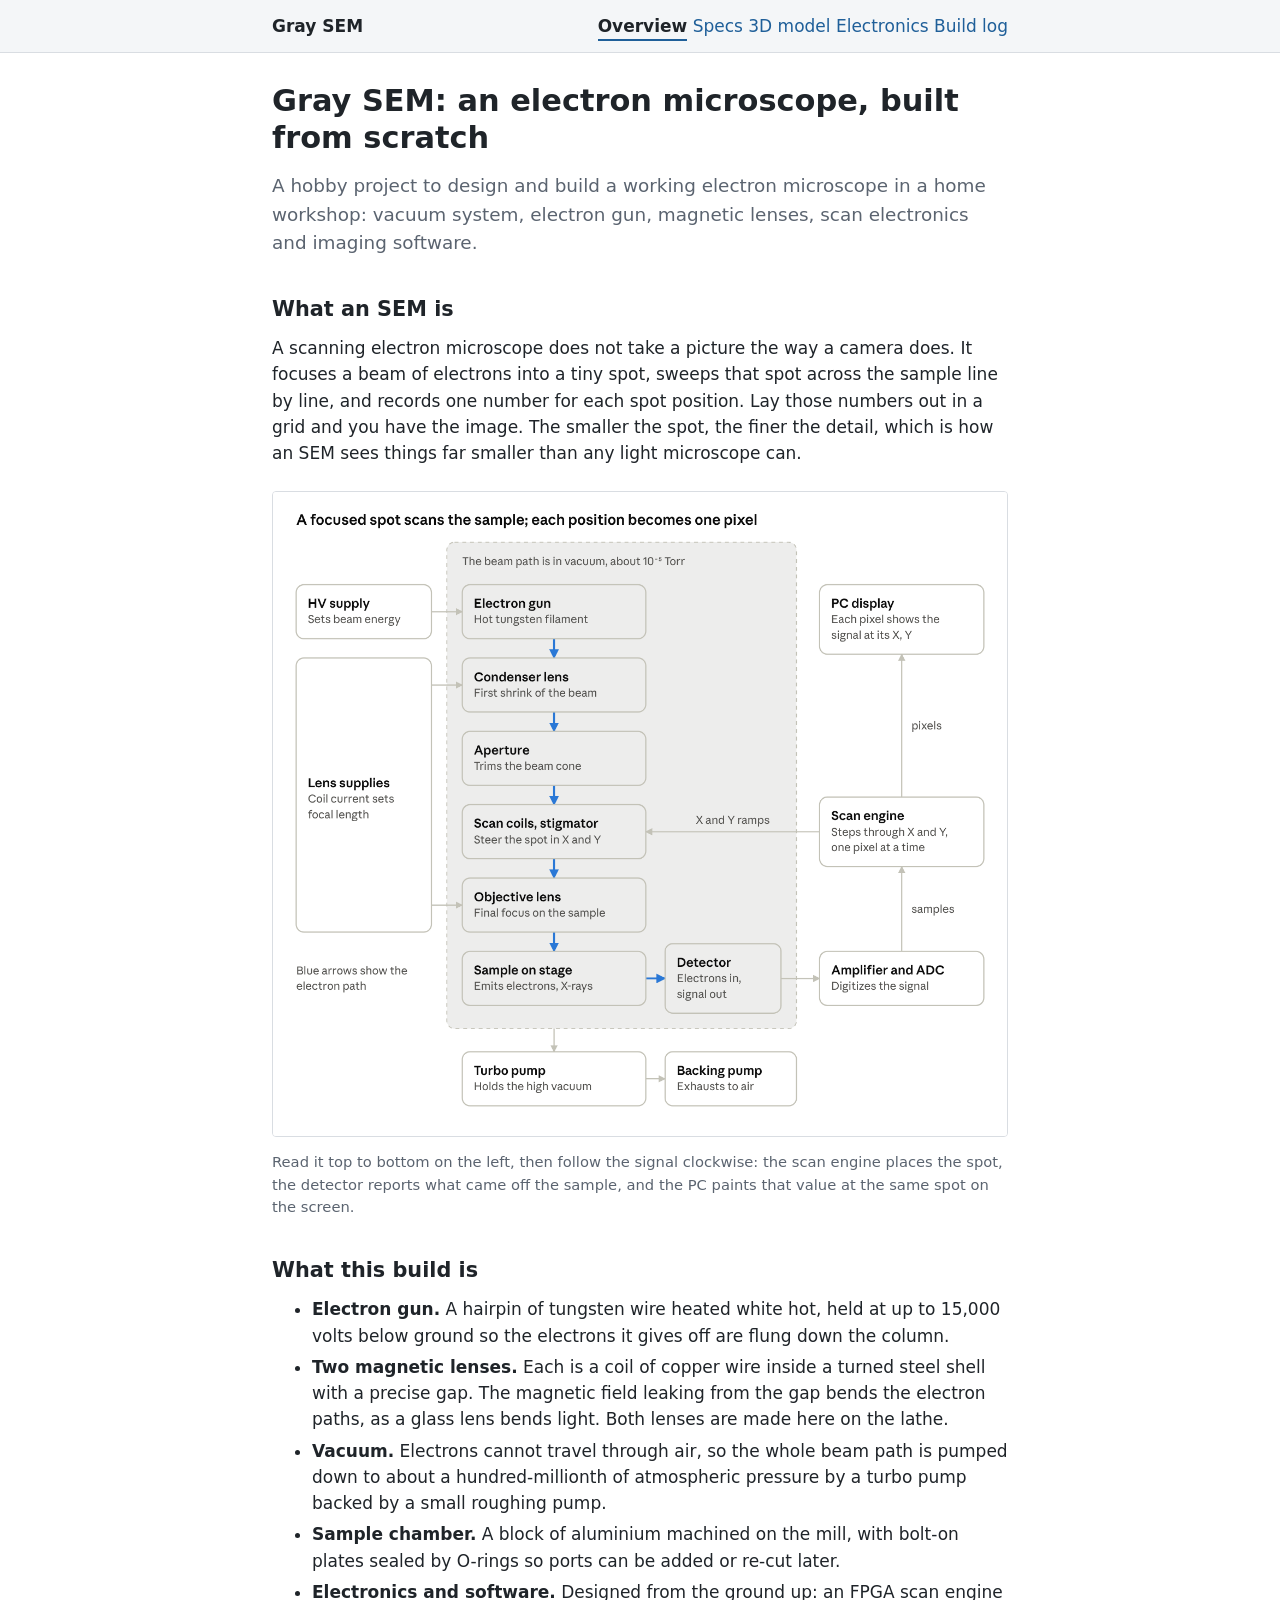
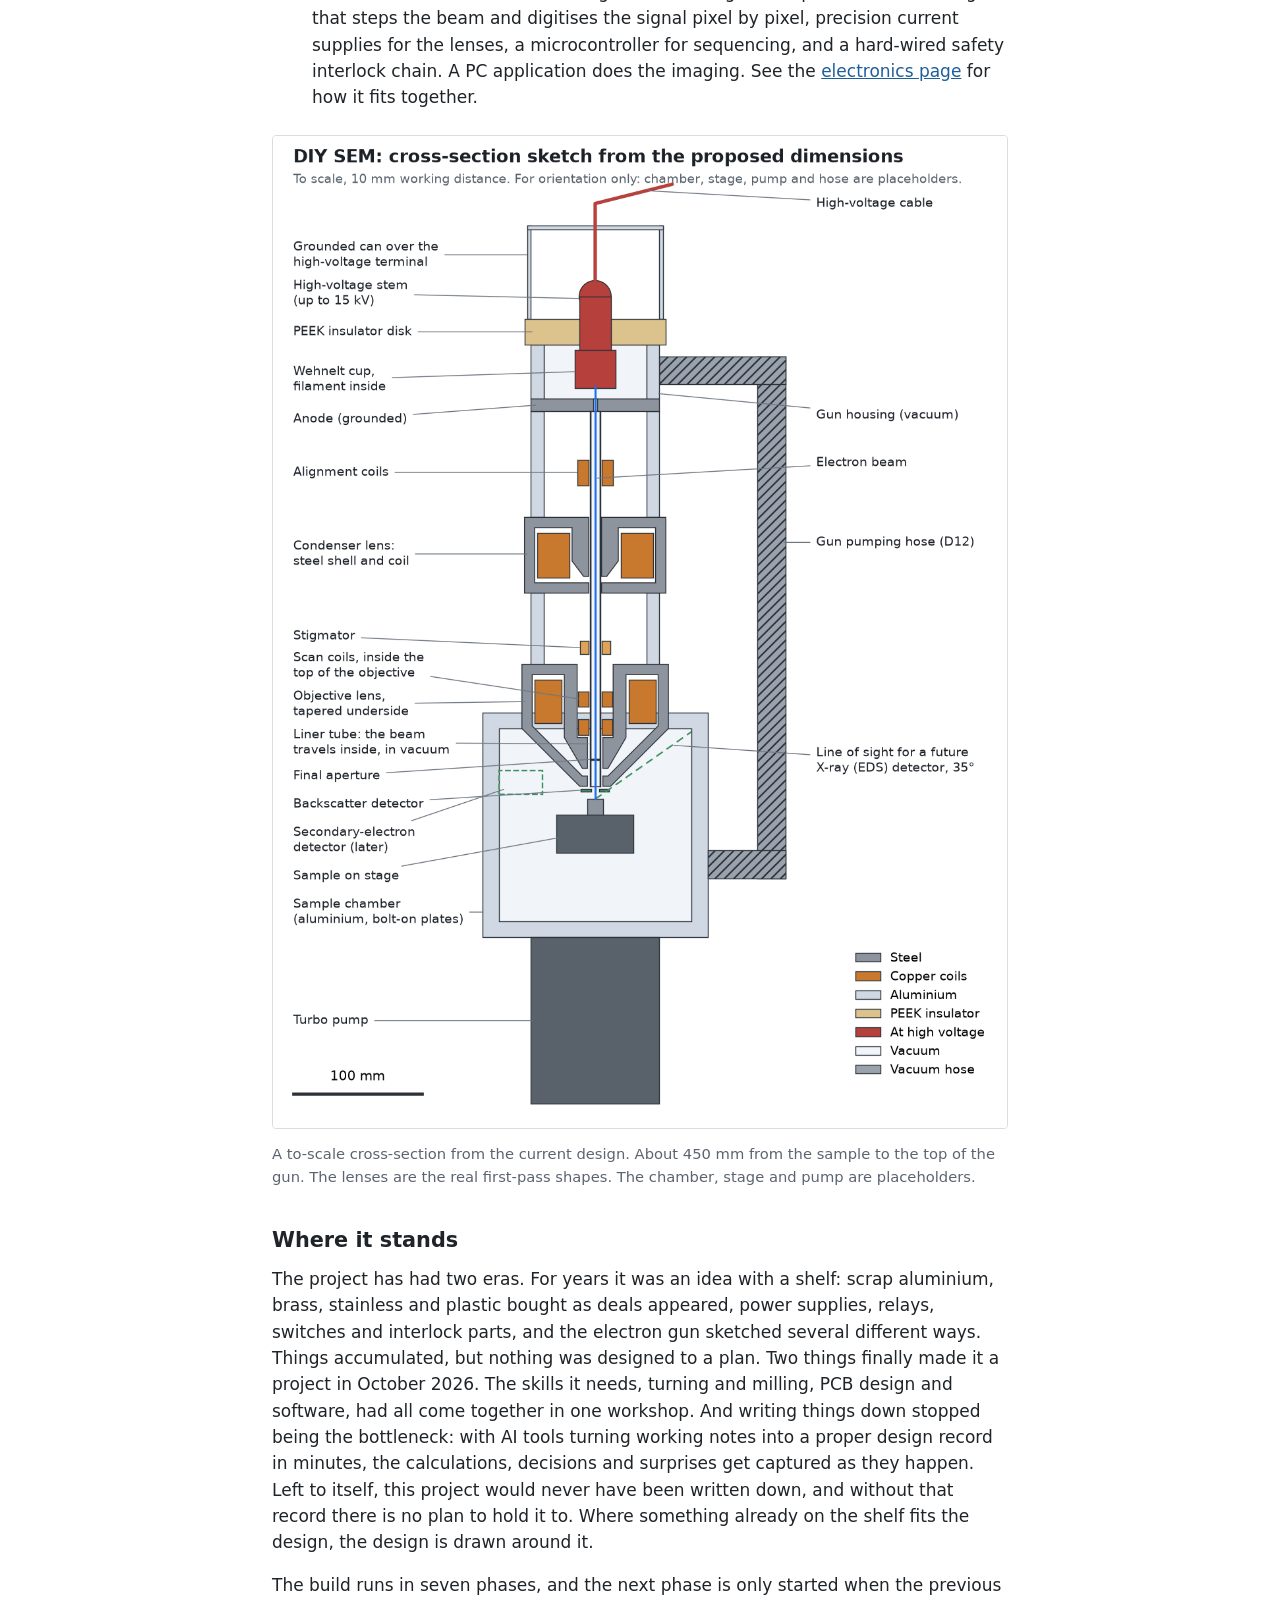
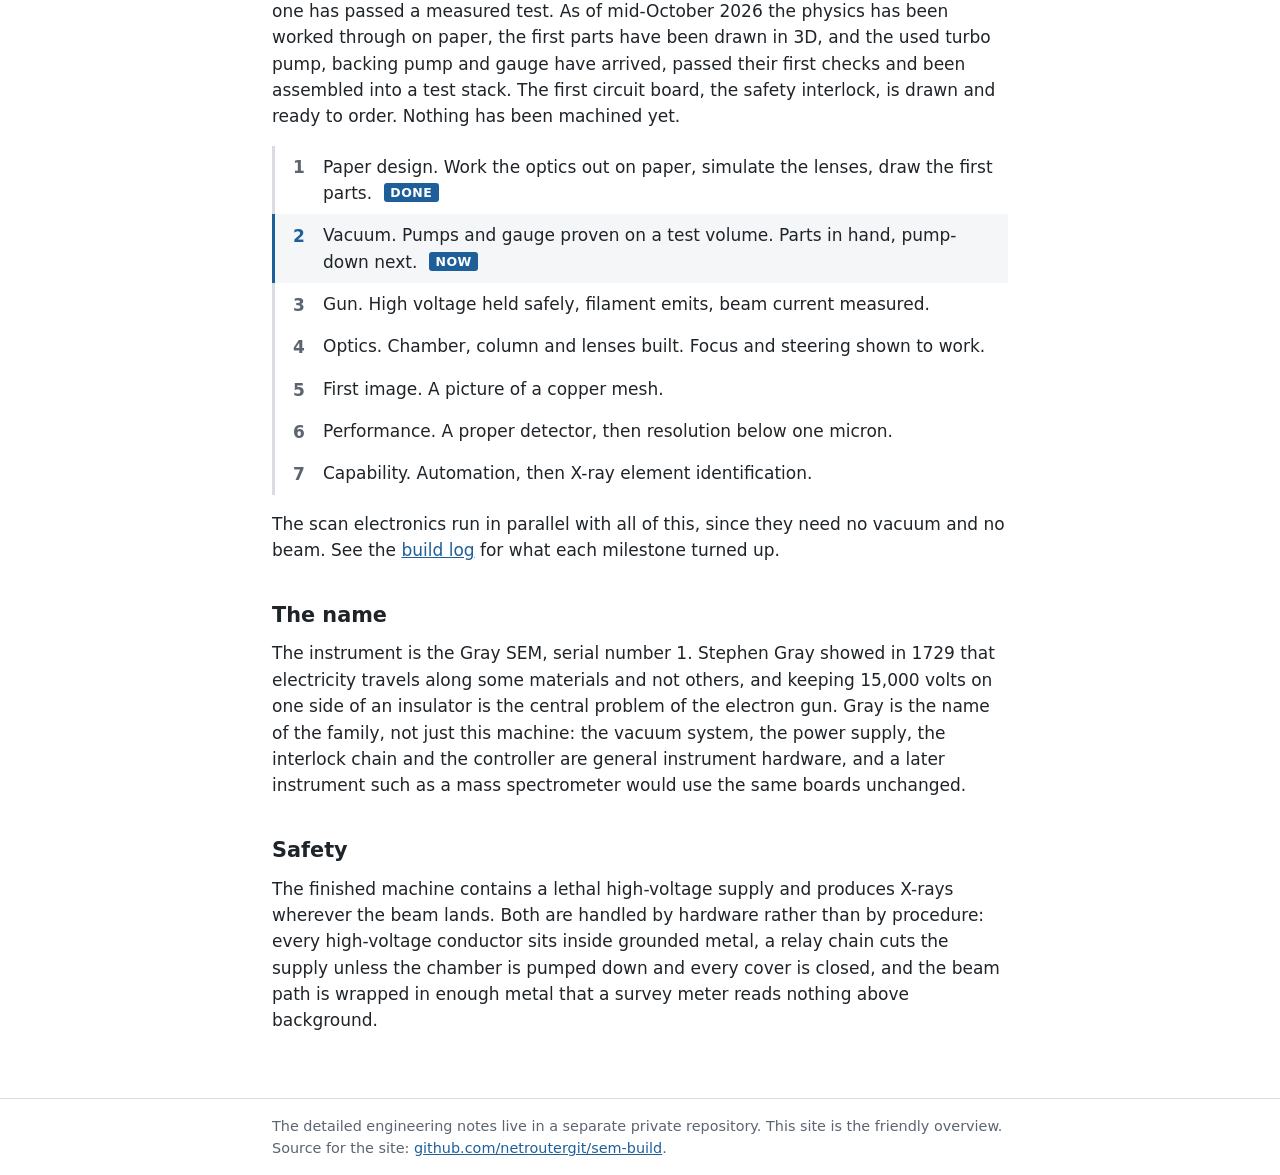
<file: index.html>
<!doctype html>
<html lang="en">
<head>
<meta charset="utf-8">
<meta name="viewport" content="width=device-width, initial-scale=1">
<title>Gray SEM</title>
<meta name="description" content="The Gray SEM: a scanning electron microscope being designed and built from scratch in a home workshop.">
<link rel="stylesheet" href="style.css">
</head>
<body>

<header class="site">
  <div class="inner">
    <a class="brand" href="index.html">Gray SEM</a>
    <nav>
      <a href="index.html" aria-current="page">Overview</a>
      <a href="specs.html">Specs</a>
      <a href="model.html">3D model</a>
      <a href="electronics.html">Electronics</a>
      <a href="log/index.html">Build log</a>
    </nav>
  </div>
</header>

<main>
  <h1>Gray SEM: an electron microscope, built from scratch</h1>
  <p class="lede">A hobby project to design and build a working electron microscope in a home workshop: vacuum system, electron gun, magnetic lenses, scan electronics and imaging software.</p>

  <h2>What an SEM is</h2>
  <p>A scanning electron microscope does not take a picture the way a camera does. It focuses a beam of electrons into a tiny spot, sweeps that spot across the sample line by line, and records one number for each spot position. Lay those numbers out in a grid and you have the image. The smaller the spot, the finer the detail, which is how an SEM sees things far smaller than any light microscope can.</p>

  <figure>
    <img src="img/sem-block-diagram.png" alt="Block diagram: electron gun, condenser lens, aperture, scan coils, objective lens and sample inside a vacuum, with the scan engine, detector amplifier and PC display outside it">
    <figcaption>Read it top to bottom on the left, then follow the signal clockwise: the scan engine places the spot, the detector reports what came off the sample, and the PC paints that value at the same spot on the screen.</figcaption>
  </figure>

  <h2>What this build is</h2>
  <ul>
    <li><strong>Electron gun.</strong> A hairpin of tungsten wire heated white hot, held at up to 15,000 volts below ground so the electrons it gives off are flung down the column.</li>
    <li><strong>Two magnetic lenses.</strong> Each is a coil of copper wire inside a turned steel shell with a precise gap. The magnetic field leaking from the gap bends the electron paths, as a glass lens bends light. Both lenses are made here on the lathe.</li>
    <li><strong>Vacuum.</strong> Electrons cannot travel through air, so the whole beam path is pumped down to about a hundred-millionth of atmospheric pressure by a turbo pump backed by a small roughing pump.</li>
    <li><strong>Sample chamber.</strong> A block of aluminium machined on the mill, with bolt-on plates sealed by O-rings so ports can be added or re-cut later.</li>
    <li><strong>Electronics and software.</strong> Designed from the ground up: an FPGA scan engine that steps the beam and digitises the signal pixel by pixel, precision current supplies for the lenses, a microcontroller for sequencing, and a hard-wired safety interlock chain. A PC application does the imaging. See the <a href="electronics.html">electronics page</a> for how it fits together.</li>
  </ul>

  <figure>
    <img src="img/column-cross-section.png" alt="To-scale cross-section of the instrument from the high-voltage gun at the top, through two magnetic lenses, to the sample chamber and turbo pump at the bottom">
    <figcaption>A to-scale cross-section from the current design. About 450 mm from the sample to the top of the gun. The lenses are the real first-pass shapes. The chamber, stage and pump are placeholders.</figcaption>
  </figure>

  <h2>Where it stands</h2>
  <p>The project has had two eras. For years it was an idea with a shelf: scrap aluminium, brass, stainless and plastic bought as deals appeared, power supplies, relays, switches and interlock parts, and the electron gun sketched several different ways. Things accumulated, but nothing was designed to a plan. Two things finally made it a project in October 2026. The skills it needs, turning and milling, PCB design and software, had all come together in one workshop. And writing things down stopped being the bottleneck: with AI tools turning working notes into a proper design record in minutes, the calculations, decisions and surprises get captured as they happen. Left to itself, this project would never have been written down, and without that record there is no plan to hold it to. Where something already on the shelf fits the design, the design is drawn around it.</p>
  <p>The build runs in seven phases, and the next phase is only started when the previous one has passed a measured test. As of mid-October 2026 the physics has been worked through on paper, the first parts have been drawn in 3D, and the used turbo pump, backing pump and gauge have arrived, passed their first checks and been assembled into a test stack. The first circuit board, the safety interlock, is drawn and ready to order. Nothing has been machined yet.</p>

  <ol class="phases">
    <li>Paper design. Work the optics out on paper, simulate the lenses, draw the first parts. <span class="tag">Done</span></li>
    <li class="now">Vacuum. Pumps and gauge proven on a test volume. Parts in hand, pump-down next. <span class="tag">Now</span></li>
    <li>Gun. High voltage held safely, filament emits, beam current measured.</li>
    <li>Optics. Chamber, column and lenses built. Focus and steering shown to work.</li>
    <li>First image. A picture of a copper mesh.</li>
    <li>Performance. A proper detector, then resolution below one micron.</li>
    <li>Capability. Automation, then X-ray element identification.</li>
  </ol>
  <p>The scan electronics run in parallel with all of this, since they need no vacuum and no beam. See the <a href="log/index.html">build log</a> for what each milestone turned up.</p>

  <h2>The name</h2>
  <p>The instrument is the Gray SEM, serial number 1. Stephen Gray showed in 1729 that electricity travels along some materials and not others, and keeping 15,000 volts on one side of an insulator is the central problem of the electron gun. Gray is the name of the family, not just this machine: the vacuum system, the power supply, the interlock chain and the controller are general instrument hardware, and a later instrument such as a mass spectrometer would use the same boards unchanged.</p>

  <h2>Safety</h2>
  <p>The finished machine contains a lethal high-voltage supply and produces X-rays wherever the beam lands. Both are handled by hardware rather than by procedure: every high-voltage conductor sits inside grounded metal, a relay chain cuts the supply unless the chamber is pumped down and every cover is closed, and the beam path is wrapped in enough metal that a survey meter reads nothing above background.</p>
</main>

<footer class="site">
  <div class="inner">
    The detailed engineering notes live in a separate private repository. This site is the friendly overview. Source for the site: <a href="https://github.com/netroutergit/sem-build">github.com/netroutergit/sem-build</a>.
  </div>
</footer>

</body>
</html>
</file>
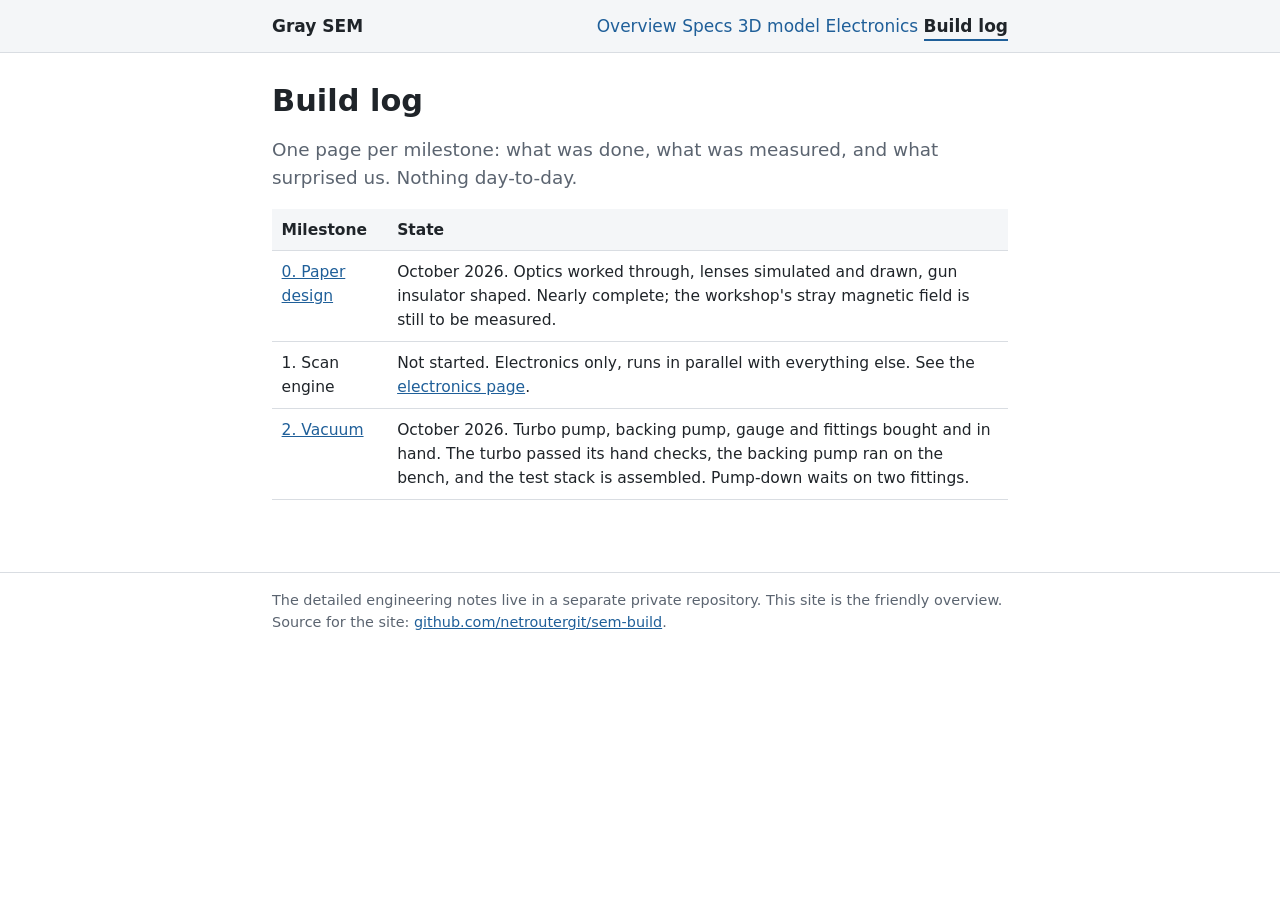
<file: log/index.html>
<!doctype html>
<html lang="en">
<head>
<meta charset="utf-8">
<meta name="viewport" content="width=device-width, initial-scale=1">
<title>Build log, Gray SEM</title>
<meta name="description" content="Milestones of the Gray SEM, one page each.">
<link rel="stylesheet" href="../style.css">
</head>
<body>

<header class="site">
  <div class="inner">
    <a class="brand" href="../index.html">Gray SEM</a>
    <nav>
      <a href="../index.html">Overview</a>
      <a href="../specs.html">Specs</a>
      <a href="../model.html">3D model</a>
      <a href="../electronics.html">Electronics</a>
      <a href="index.html" aria-current="page">Build log</a>
    </nav>
  </div>
</header>

<main>
  <h1>Build log</h1>
  <p class="lede">One page per milestone: what was done, what was measured, and what surprised us. Nothing day-to-day.</p>

  <table>
    <tr><th>Milestone</th><th>State</th></tr>
    <tr><td><a href="m0-paper-design.html">0. Paper design</a></td><td>October 2026. Optics worked through, lenses simulated and drawn, gun insulator shaped. Nearly complete; the workshop's stray magnetic field is still to be measured.</td></tr>
    <tr><td>1. Scan engine</td><td>Not started. Electronics only, runs in parallel with everything else. See the <a href="../electronics.html">electronics page</a>.</td></tr>
    <tr><td><a href="m2-vacuum.html">2. Vacuum</a></td><td>October 2026. Turbo pump, backing pump, gauge and fittings bought and in hand. The turbo passed its hand checks, the backing pump ran on the bench, and the test stack is assembled. Pump-down waits on two fittings.</td></tr>
  </table>
</main>

<footer class="site">
  <div class="inner">
    The detailed engineering notes live in a separate private repository. This site is the friendly overview. Source for the site: <a href="https://github.com/netroutergit/sem-build">github.com/netroutergit/sem-build</a>.
  </div>
</footer>

</body>
</html>
</file>
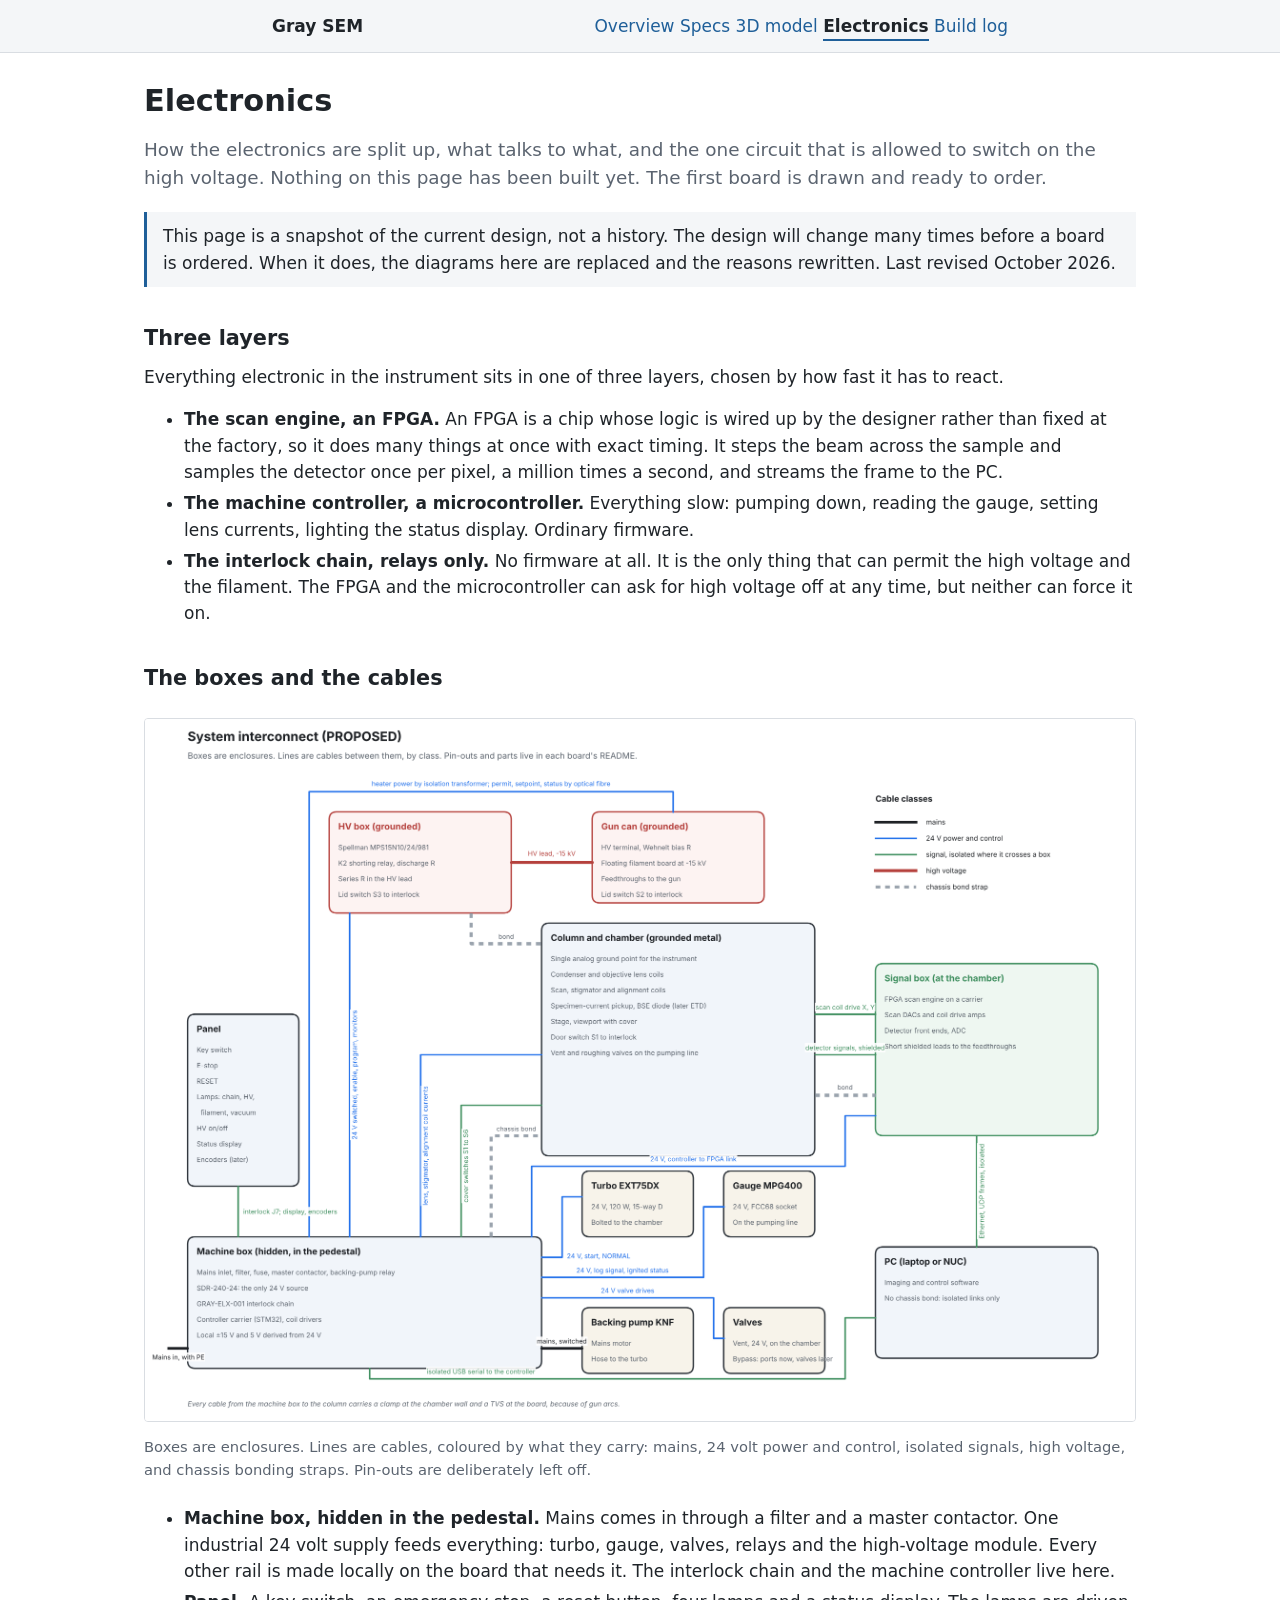
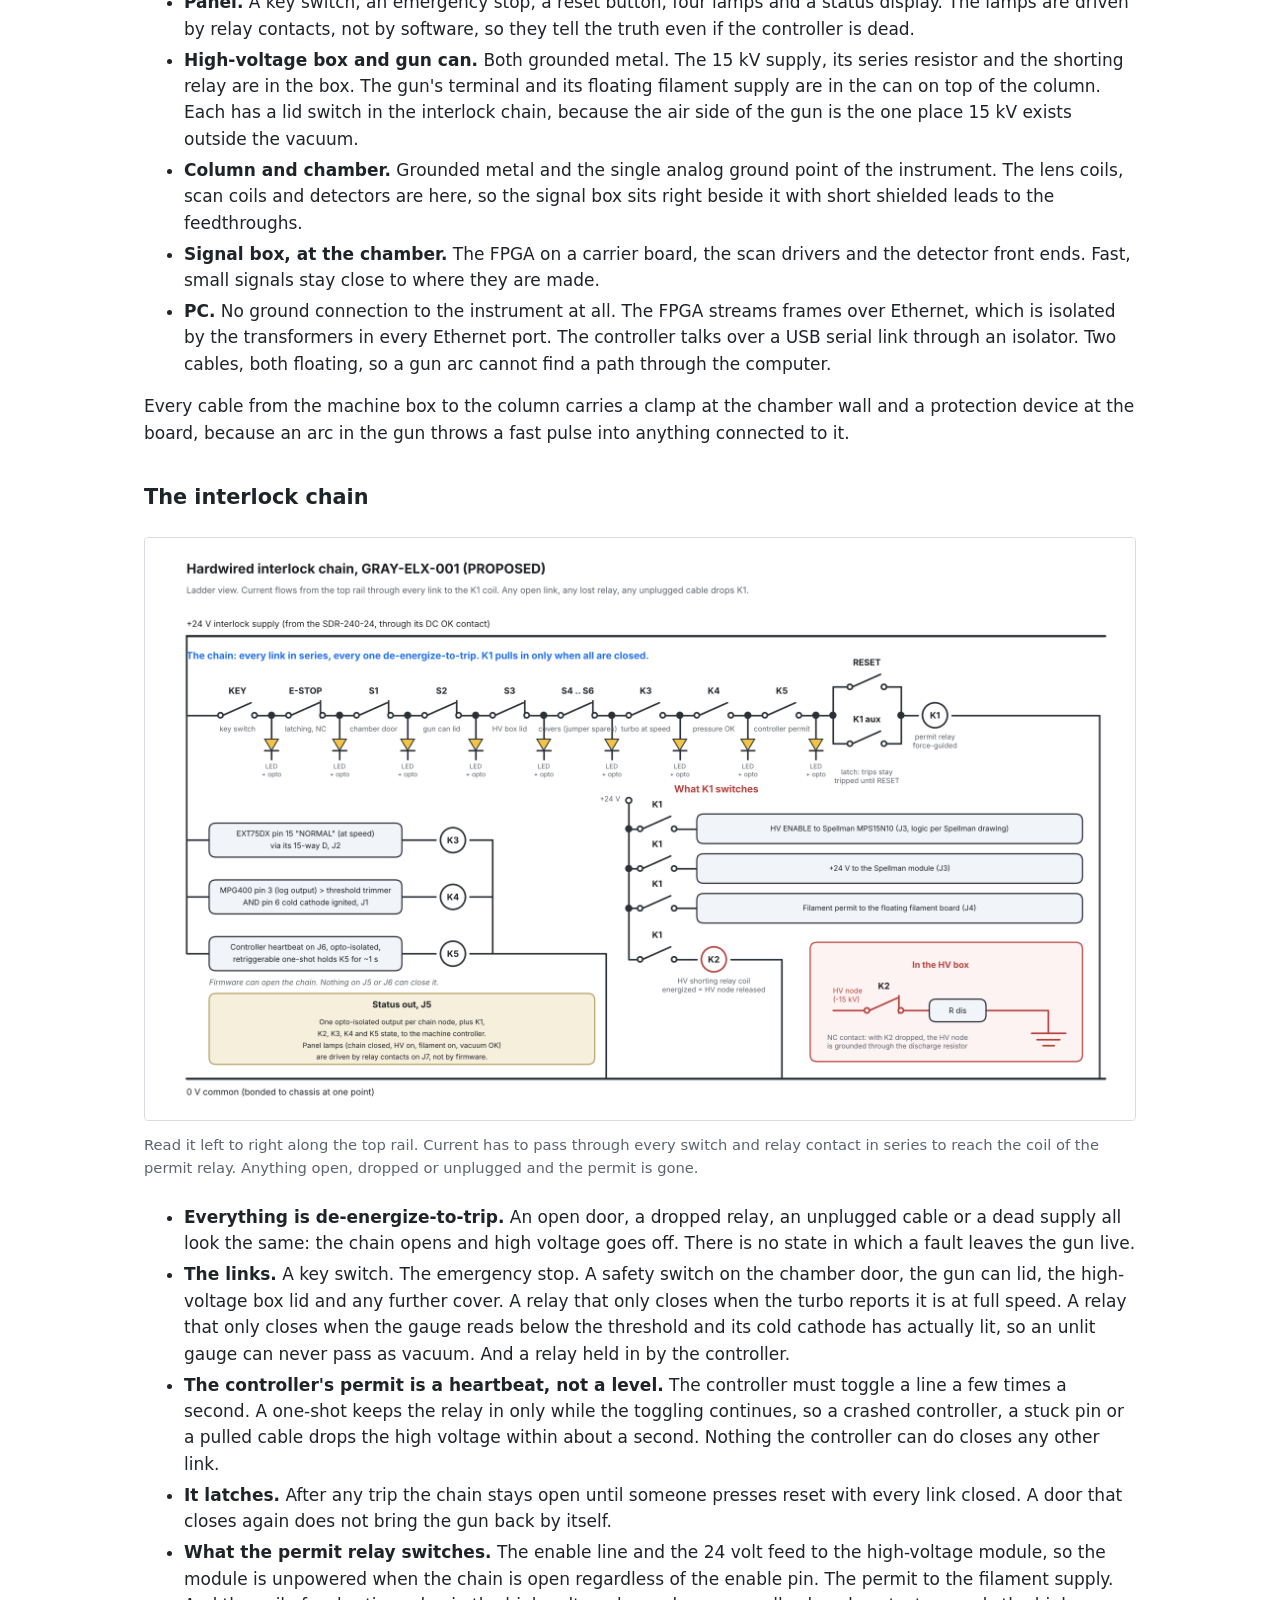
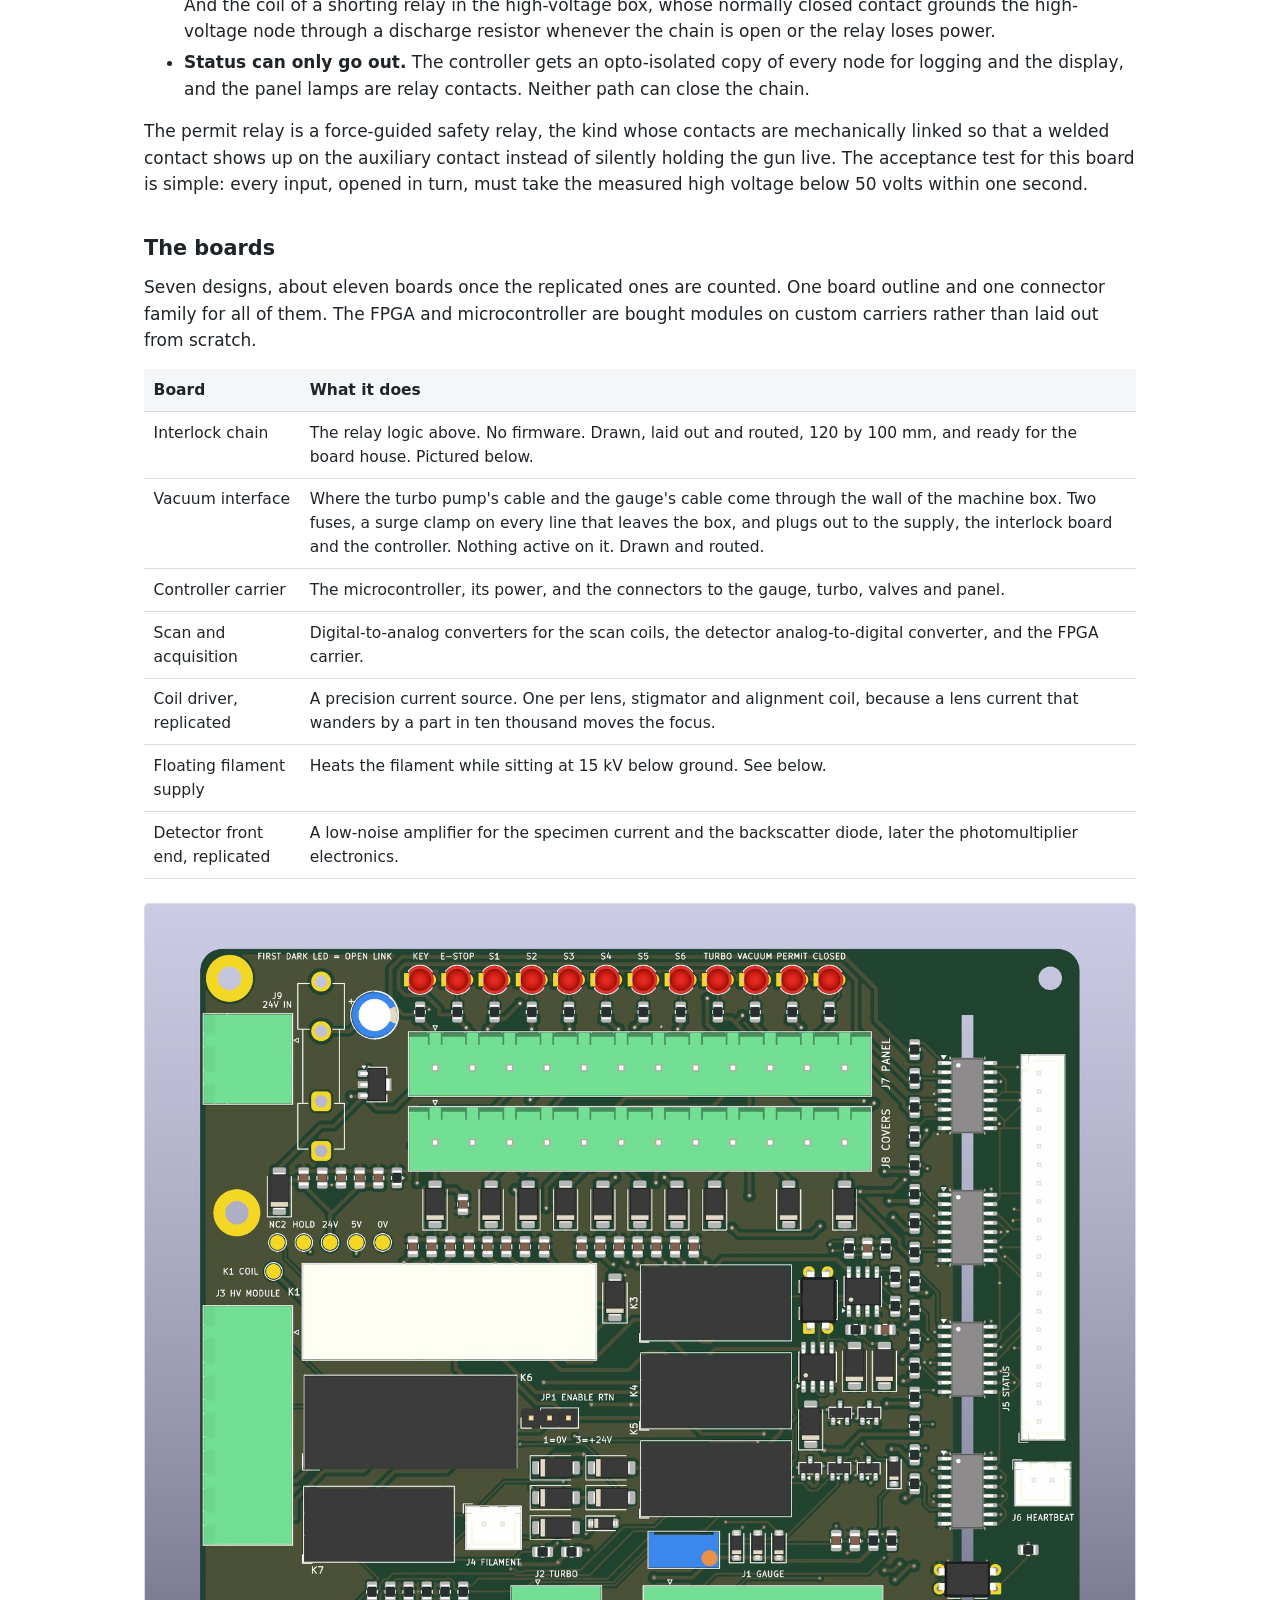
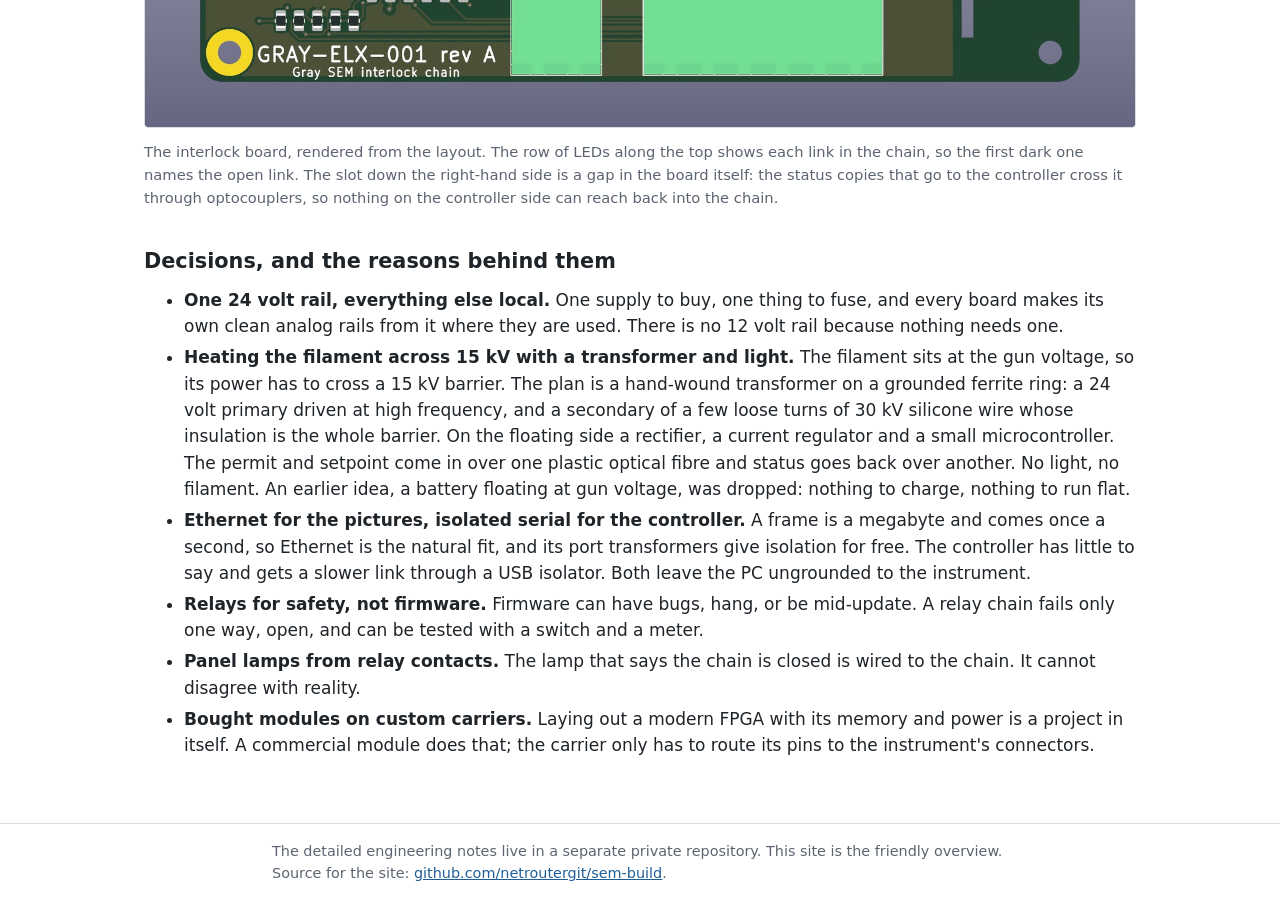
<file: electronics.html>
<!doctype html>
<html lang="en">
<head>
<meta charset="utf-8">
<meta name="viewport" content="width=device-width, initial-scale=1">
<title>Electronics, Gray SEM</title>
<meta name="description" content="How the Gray SEM's electronics are split up: the boxes, the cables between them, the hard-wired safety interlock, and the boards to be designed.">
<link rel="stylesheet" href="style.css">
</head>
<body>

<header class="site">
  <div class="inner">
    <a class="brand" href="index.html">Gray SEM</a>
    <nav>
      <a href="index.html">Overview</a>
      <a href="specs.html">Specs</a>
      <a href="model.html">3D model</a>
      <a href="electronics.html" aria-current="page">Electronics</a>
      <a href="log/index.html">Build log</a>
    </nav>
  </div>
</header>

<main class="wide">
  <h1>Electronics</h1>
  <p class="lede">How the electronics are split up, what talks to what, and the one circuit that is allowed to switch on the high voltage. Nothing on this page has been built yet. The first board is drawn and ready to order.</p>

  <p class="note">This page is a snapshot of the current design, not a history. The design will change many times before a board is ordered. When it does, the diagrams here are replaced and the reasons rewritten. Last revised October 2026.</p>

  <h2>Three layers</h2>
  <p>Everything electronic in the instrument sits in one of three layers, chosen by how fast it has to react.</p>
  <ul>
    <li><strong>The scan engine, an FPGA.</strong> An FPGA is a chip whose logic is wired up by the designer rather than fixed at the factory, so it does many things at once with exact timing. It steps the beam across the sample and samples the detector once per pixel, a million times a second, and streams the frame to the PC.</li>
    <li><strong>The machine controller, a microcontroller.</strong> Everything slow: pumping down, reading the gauge, setting lens currents, lighting the status display. Ordinary firmware.</li>
    <li><strong>The interlock chain, relays only.</strong> No firmware at all. It is the only thing that can permit the high voltage and the filament. The FPGA and the microcontroller can ask for high voltage off at any time, but neither can force it on.</li>
  </ul>

  <h2>The boxes and the cables</h2>
  <figure>
    <img src="img/system-interconnect.png" alt="System interconnect diagram: a hidden machine box in the pedestal, a front panel, a grounded high-voltage box, a grounded gun can, the column and chamber, a signal box at the chamber, and the PC, with the cables between them coloured by class">
    <figcaption>Boxes are enclosures. Lines are cables, coloured by what they carry: mains, 24 volt power and control, isolated signals, high voltage, and chassis bonding straps. Pin-outs are deliberately left off.</figcaption>
  </figure>
  <ul>
    <li><strong>Machine box, hidden in the pedestal.</strong> Mains comes in through a filter and a master contactor. One industrial 24 volt supply feeds everything: turbo, gauge, valves, relays and the high-voltage module. Every other rail is made locally on the board that needs it. The interlock chain and the machine controller live here.</li>
    <li><strong>Panel.</strong> A key switch, an emergency stop, a reset button, four lamps and a status display. The lamps are driven by relay contacts, not by software, so they tell the truth even if the controller is dead.</li>
    <li><strong>High-voltage box and gun can.</strong> Both grounded metal. The 15 kV supply, its series resistor and the shorting relay are in the box. The gun's terminal and its floating filament supply are in the can on top of the column. Each has a lid switch in the interlock chain, because the air side of the gun is the one place 15 kV exists outside the vacuum.</li>
    <li><strong>Column and chamber.</strong> Grounded metal and the single analog ground point of the instrument. The lens coils, scan coils and detectors are here, so the signal box sits right beside it with short shielded leads to the feedthroughs.</li>
    <li><strong>Signal box, at the chamber.</strong> The FPGA on a carrier board, the scan drivers and the detector front ends. Fast, small signals stay close to where they are made.</li>
    <li><strong>PC.</strong> No ground connection to the instrument at all. The FPGA streams frames over Ethernet, which is isolated by the transformers in every Ethernet port. The controller talks over a USB serial link through an isolator. Two cables, both floating, so a gun arc cannot find a path through the computer.</li>
  </ul>
  <p>Every cable from the machine box to the column carries a clamp at the chamber wall and a protection device at the board, because an arc in the gun throws a fast pulse into anything connected to it.</p>

  <h2>The interlock chain</h2>
  <figure>
    <img src="img/interlock-chain.png" alt="Ladder diagram of the interlock chain: key switch, emergency stop, cover switches, turbo-at-speed, pressure-OK and controller-permit contacts in series feeding the permit relay, with a latching reset, status outputs, and the loads the permit relay switches">
    <figcaption>Read it left to right along the top rail. Current has to pass through every switch and relay contact in series to reach the coil of the permit relay. Anything open, dropped or unplugged and the permit is gone.</figcaption>
  </figure>
  <ul>
    <li><strong>Everything is de-energize-to-trip.</strong> An open door, a dropped relay, an unplugged cable or a dead supply all look the same: the chain opens and high voltage goes off. There is no state in which a fault leaves the gun live.</li>
    <li><strong>The links.</strong> A key switch. The emergency stop. A safety switch on the chamber door, the gun can lid, the high-voltage box lid and any further cover. A relay that only closes when the turbo reports it is at full speed. A relay that only closes when the gauge reads below the threshold and its cold cathode has actually lit, so an unlit gauge can never pass as vacuum. And a relay held in by the controller.</li>
    <li><strong>The controller's permit is a heartbeat, not a level.</strong> The controller must toggle a line a few times a second. A one-shot keeps the relay in only while the toggling continues, so a crashed controller, a stuck pin or a pulled cable drops the high voltage within about a second. Nothing the controller can do closes any other link.</li>
    <li><strong>It latches.</strong> After any trip the chain stays open until someone presses reset with every link closed. A door that closes again does not bring the gun back by itself.</li>
    <li><strong>What the permit relay switches.</strong> The enable line and the 24 volt feed to the high-voltage module, so the module is unpowered when the chain is open regardless of the enable pin. The permit to the filament supply. And the coil of a shorting relay in the high-voltage box, whose normally closed contact grounds the high-voltage node through a discharge resistor whenever the chain is open or the relay loses power.</li>
    <li><strong>Status can only go out.</strong> The controller gets an opto-isolated copy of every node for logging and the display, and the panel lamps are relay contacts. Neither path can close the chain.</li>
  </ul>
  <p>The permit relay is a force-guided safety relay, the kind whose contacts are mechanically linked so that a welded contact shows up on the auxiliary contact instead of silently holding the gun live. The acceptance test for this board is simple: every input, opened in turn, must take the measured high voltage below 50 volts within one second.</p>

  <h2>The boards</h2>
  <p>Seven designs, about eleven boards once the replicated ones are counted. One board outline and one connector family for all of them. The FPGA and microcontroller are bought modules on custom carriers rather than laid out from scratch.</p>
  <table>
    <tr><th>Board</th><th>What it does</th></tr>
    <tr><td>Interlock chain</td><td>The relay logic above. No firmware. Drawn, laid out and routed, 120 by 100 mm, and ready for the board house. Pictured below.</td></tr>
    <tr><td>Vacuum interface</td><td>Where the turbo pump's cable and the gauge's cable come through the wall of the machine box. Two fuses, a surge clamp on every line that leaves the box, and plugs out to the supply, the interlock board and the controller. Nothing active on it. Drawn and routed.</td></tr>
    <tr><td>Controller carrier</td><td>The microcontroller, its power, and the connectors to the gauge, turbo, valves and panel.</td></tr>
    <tr><td>Scan and acquisition</td><td>Digital-to-analog converters for the scan coils, the detector analog-to-digital converter, and the FPGA carrier.</td></tr>
    <tr><td>Coil driver, replicated</td><td>A precision current source. One per lens, stigmator and alignment coil, because a lens current that wanders by a part in ten thousand moves the focus.</td></tr>
    <tr><td>Floating filament supply</td><td>Heats the filament while sitting at 15 kV below ground. See below.</td></tr>
    <tr><td>Detector front end, replicated</td><td>A low-noise amplifier for the specimen current and the backscatter diode, later the photomultiplier electronics.</td></tr>
  </table>

  <figure>
    <img src="img/interlock-board.jpg" alt="Rendered top view of the interlock chain board: a row of twelve red LEDs along the top edge, green pluggable terminal blocks on three sides, relays in the middle, and a slot down the right-hand side isolating the status outputs">
    <figcaption>The interlock board, rendered from the layout. The row of LEDs along the top shows each link in the chain, so the first dark one names the open link. The slot down the right-hand side is a gap in the board itself: the status copies that go to the controller cross it through optocouplers, so nothing on the controller side can reach back into the chain.</figcaption>
  </figure>

  <h2>Decisions, and the reasons behind them</h2>
  <ul>
    <li><strong>One 24 volt rail, everything else local.</strong> One supply to buy, one thing to fuse, and every board makes its own clean analog rails from it where they are used. There is no 12 volt rail because nothing needs one.</li>
    <li><strong>Heating the filament across 15 kV with a transformer and light.</strong> The filament sits at the gun voltage, so its power has to cross a 15 kV barrier. The plan is a hand-wound transformer on a grounded ferrite ring: a 24 volt primary driven at high frequency, and a secondary of a few loose turns of 30 kV silicone wire whose insulation is the whole barrier. On the floating side a rectifier, a current regulator and a small microcontroller. The permit and setpoint come in over one plastic optical fibre and status goes back over another. No light, no filament. An earlier idea, a battery floating at gun voltage, was dropped: nothing to charge, nothing to run flat.</li>
    <li><strong>Ethernet for the pictures, isolated serial for the controller.</strong> A frame is a megabyte and comes once a second, so Ethernet is the natural fit, and its port transformers give isolation for free. The controller has little to say and gets a slower link through a USB isolator. Both leave the PC ungrounded to the instrument.</li>
    <li><strong>Relays for safety, not firmware.</strong> Firmware can have bugs, hang, or be mid-update. A relay chain fails only one way, open, and can be tested with a switch and a meter.</li>
    <li><strong>Panel lamps from relay contacts.</strong> The lamp that says the chain is closed is wired to the chain. It cannot disagree with reality.</li>
    <li><strong>Bought modules on custom carriers.</strong> Laying out a modern FPGA with its memory and power is a project in itself. A commercial module does that; the carrier only has to route its pins to the instrument's connectors.</li>
  </ul>
</main>

<footer class="site">
  <div class="inner">
    The detailed engineering notes live in a separate private repository. This site is the friendly overview. Source for the site: <a href="https://github.com/netroutergit/sem-build">github.com/netroutergit/sem-build</a>.
  </div>
</footer>

</body>
</html>
</file>
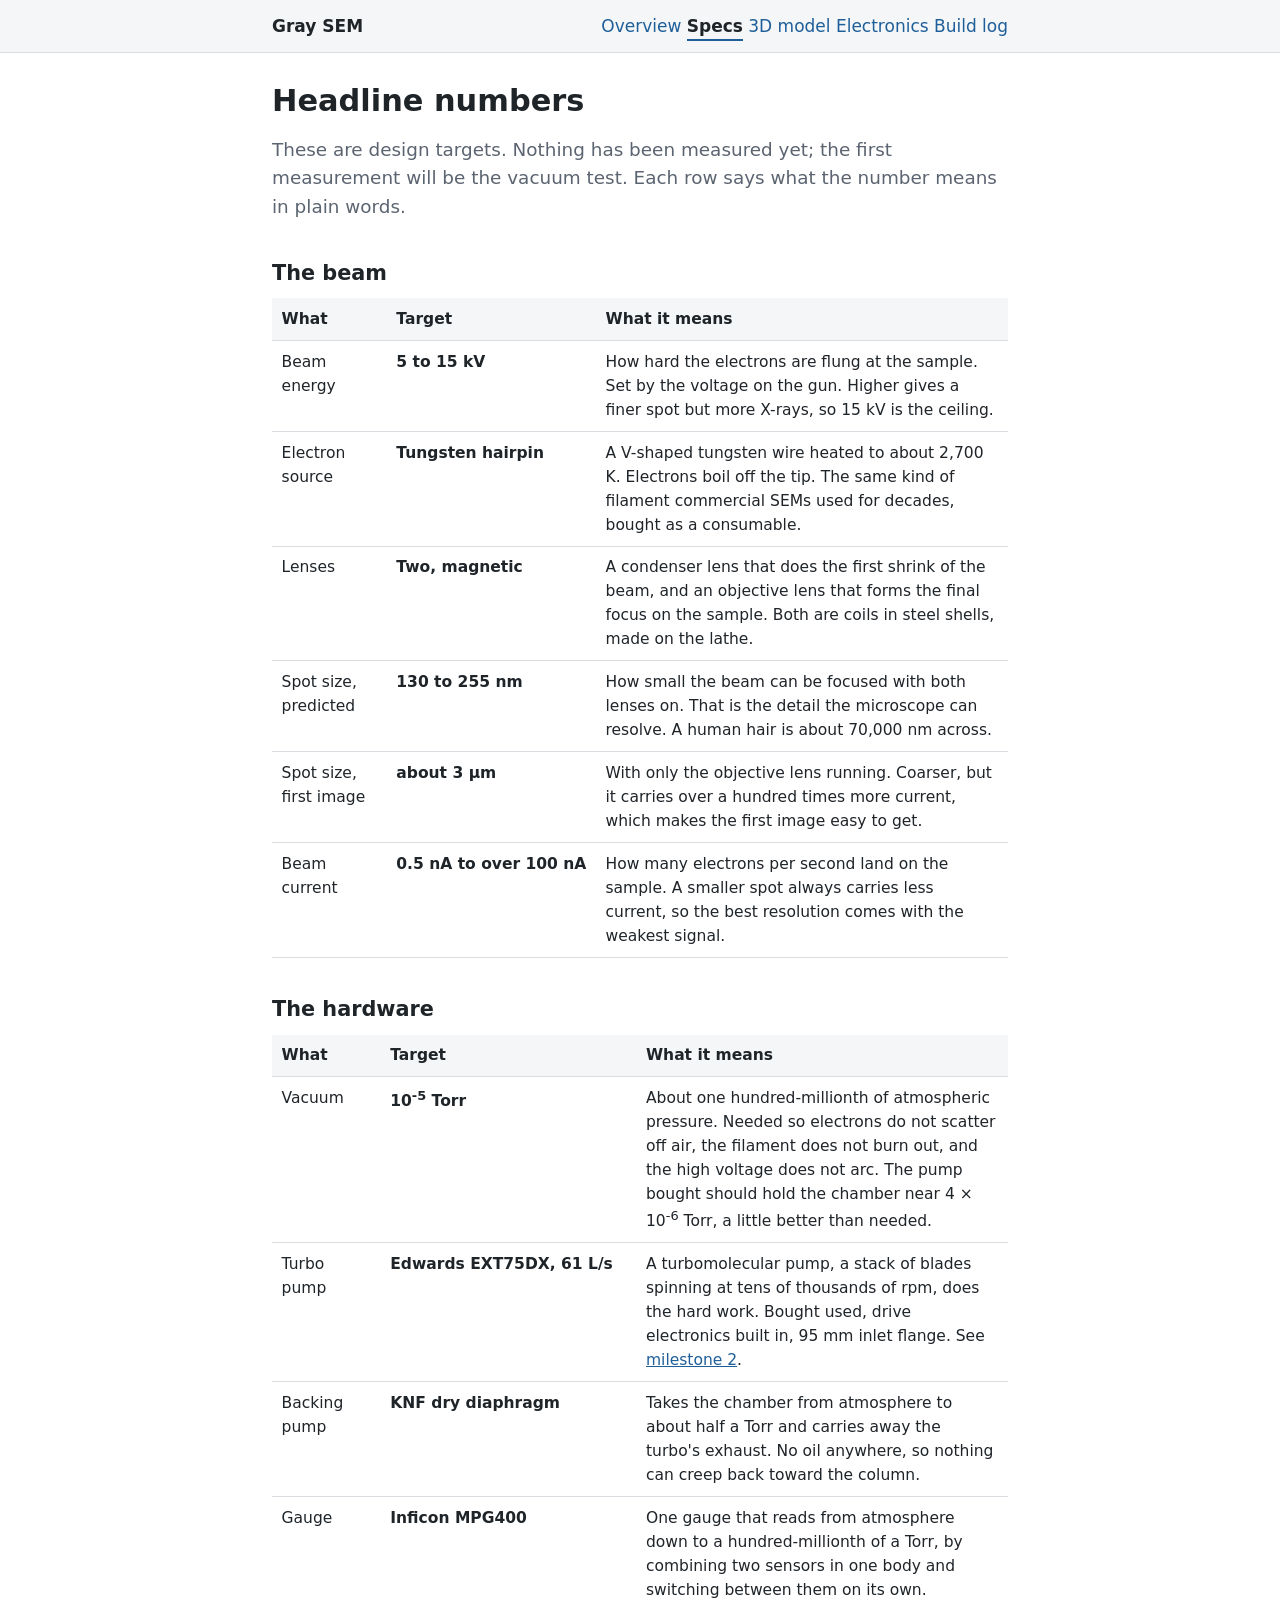
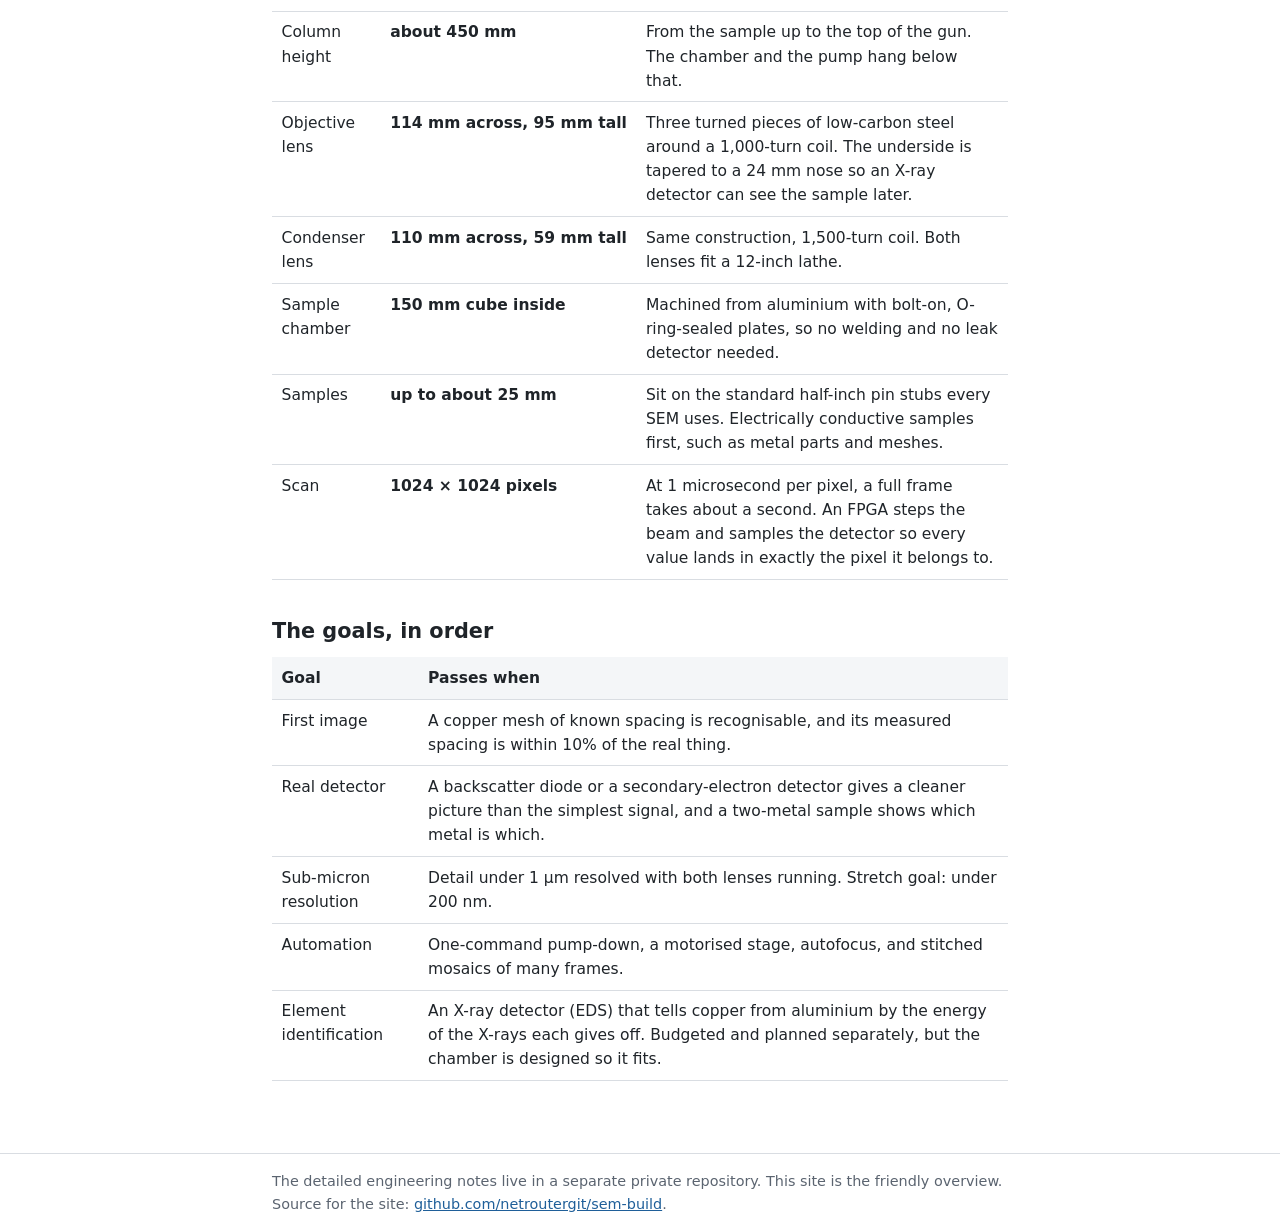
<file: specs.html>
<!doctype html>
<html lang="en">
<head>
<meta charset="utf-8">
<meta name="viewport" content="width=device-width, initial-scale=1">
<title>Specs, Gray SEM</title>
<meta name="description" content="Headline numbers for the Gray SEM, a homebuilt scanning electron microscope, each with a one-line plain-English meaning.">
<link rel="stylesheet" href="style.css">
</head>
<body>

<header class="site">
  <div class="inner">
    <a class="brand" href="index.html">Gray SEM</a>
    <nav>
      <a href="index.html">Overview</a>
      <a href="specs.html" aria-current="page">Specs</a>
      <a href="model.html">3D model</a>
      <a href="electronics.html">Electronics</a>
      <a href="log/index.html">Build log</a>
    </nav>
  </div>
</header>

<main>
  <h1>Headline numbers</h1>
  <p class="lede">These are design targets. Nothing has been measured yet; the first measurement will be the vacuum test. Each row says what the number means in plain words.</p>

  <h2>The beam</h2>
  <table>
    <tr><th>What</th><th>Target</th><th>What it means</th></tr>
    <tr><td>Beam energy</td><td class="num">5 to 15 kV</td><td>How hard the electrons are flung at the sample. Set by the voltage on the gun. Higher gives a finer spot but more X-rays, so 15 kV is the ceiling.</td></tr>
    <tr><td>Electron source</td><td class="num">Tungsten hairpin</td><td>A V-shaped tungsten wire heated to about 2,700 K. Electrons boil off the tip. The same kind of filament commercial SEMs used for decades, bought as a consumable.</td></tr>
    <tr><td>Lenses</td><td class="num">Two, magnetic</td><td>A condenser lens that does the first shrink of the beam, and an objective lens that forms the final focus on the sample. Both are coils in steel shells, made on the lathe.</td></tr>
    <tr><td>Spot size, predicted</td><td class="num">130 to 255 nm</td><td>How small the beam can be focused with both lenses on. That is the detail the microscope can resolve. A human hair is about 70,000 nm across.</td></tr>
    <tr><td>Spot size, first image</td><td class="num">about 3 µm</td><td>With only the objective lens running. Coarser, but it carries over a hundred times more current, which makes the first image easy to get.</td></tr>
    <tr><td>Beam current</td><td class="num">0.5 nA to over 100 nA</td><td>How many electrons per second land on the sample. A smaller spot always carries less current, so the best resolution comes with the weakest signal.</td></tr>
  </table>

  <h2>The hardware</h2>
  <table>
    <tr><th>What</th><th>Target</th><th>What it means</th></tr>
    <tr><td>Vacuum</td><td class="num">10<sup>-5</sup> Torr</td><td>About one hundred-millionth of atmospheric pressure. Needed so electrons do not scatter off air, the filament does not burn out, and the high voltage does not arc. The pump bought should hold the chamber near 4 × 10<sup>-6</sup> Torr, a little better than needed.</td></tr>
    <tr><td>Turbo pump</td><td class="num">Edwards EXT75DX, 61 L/s</td><td>A turbomolecular pump, a stack of blades spinning at tens of thousands of rpm, does the hard work. Bought used, drive electronics built in, 95 mm inlet flange. See <a href="log/m2-vacuum.html">milestone 2</a>.</td></tr>
    <tr><td>Backing pump</td><td class="num">KNF dry diaphragm</td><td>Takes the chamber from atmosphere to about half a Torr and carries away the turbo's exhaust. No oil anywhere, so nothing can creep back toward the column.</td></tr>
    <tr><td>Gauge</td><td class="num">Inficon MPG400</td><td>One gauge that reads from atmosphere down to a hundred-millionth of a Torr, by combining two sensors in one body and switching between them on its own.</td></tr>
    <tr><td>Column height</td><td class="num">about 450 mm</td><td>From the sample up to the top of the gun. The chamber and the pump hang below that.</td></tr>
    <tr><td>Objective lens</td><td class="num">114 mm across, 95 mm tall</td><td>Three turned pieces of low-carbon steel around a 1,000-turn coil. The underside is tapered to a 24 mm nose so an X-ray detector can see the sample later.</td></tr>
    <tr><td>Condenser lens</td><td class="num">110 mm across, 59 mm tall</td><td>Same construction, 1,500-turn coil. Both lenses fit a 12-inch lathe.</td></tr>
    <tr><td>Sample chamber</td><td class="num">150 mm cube inside</td><td>Machined from aluminium with bolt-on, O-ring-sealed plates, so no welding and no leak detector needed.</td></tr>
    <tr><td>Samples</td><td class="num">up to about 25 mm</td><td>Sit on the standard half-inch pin stubs every SEM uses. Electrically conductive samples first, such as metal parts and meshes.</td></tr>
    <tr><td>Scan</td><td class="num">1024 × 1024 pixels</td><td>At 1 microsecond per pixel, a full frame takes about a second. An FPGA steps the beam and samples the detector so every value lands in exactly the pixel it belongs to.</td></tr>
  </table>

  <h2>The goals, in order</h2>
  <table>
    <tr><th>Goal</th><th>Passes when</th></tr>
    <tr><td>First image</td><td>A copper mesh of known spacing is recognisable, and its measured spacing is within 10% of the real thing.</td></tr>
    <tr><td>Real detector</td><td>A backscatter diode or a secondary-electron detector gives a cleaner picture than the simplest signal, and a two-metal sample shows which metal is which.</td></tr>
    <tr><td>Sub-micron resolution</td><td>Detail under 1 µm resolved with both lenses running. Stretch goal: under 200 nm.</td></tr>
    <tr><td>Automation</td><td>One-command pump-down, a motorised stage, autofocus, and stitched mosaics of many frames.</td></tr>
    <tr><td>Element identification</td><td>An X-ray detector (EDS) that tells copper from aluminium by the energy of the X-rays each gives off. Budgeted and planned separately, but the chamber is designed so it fits.</td></tr>
  </table>
</main>

<footer class="site">
  <div class="inner">
    The detailed engineering notes live in a separate private repository. This site is the friendly overview. Source for the site: <a href="https://github.com/netroutergit/sem-build">github.com/netroutergit/sem-build</a>.
  </div>
</footer>

</body>
</html>
</file>
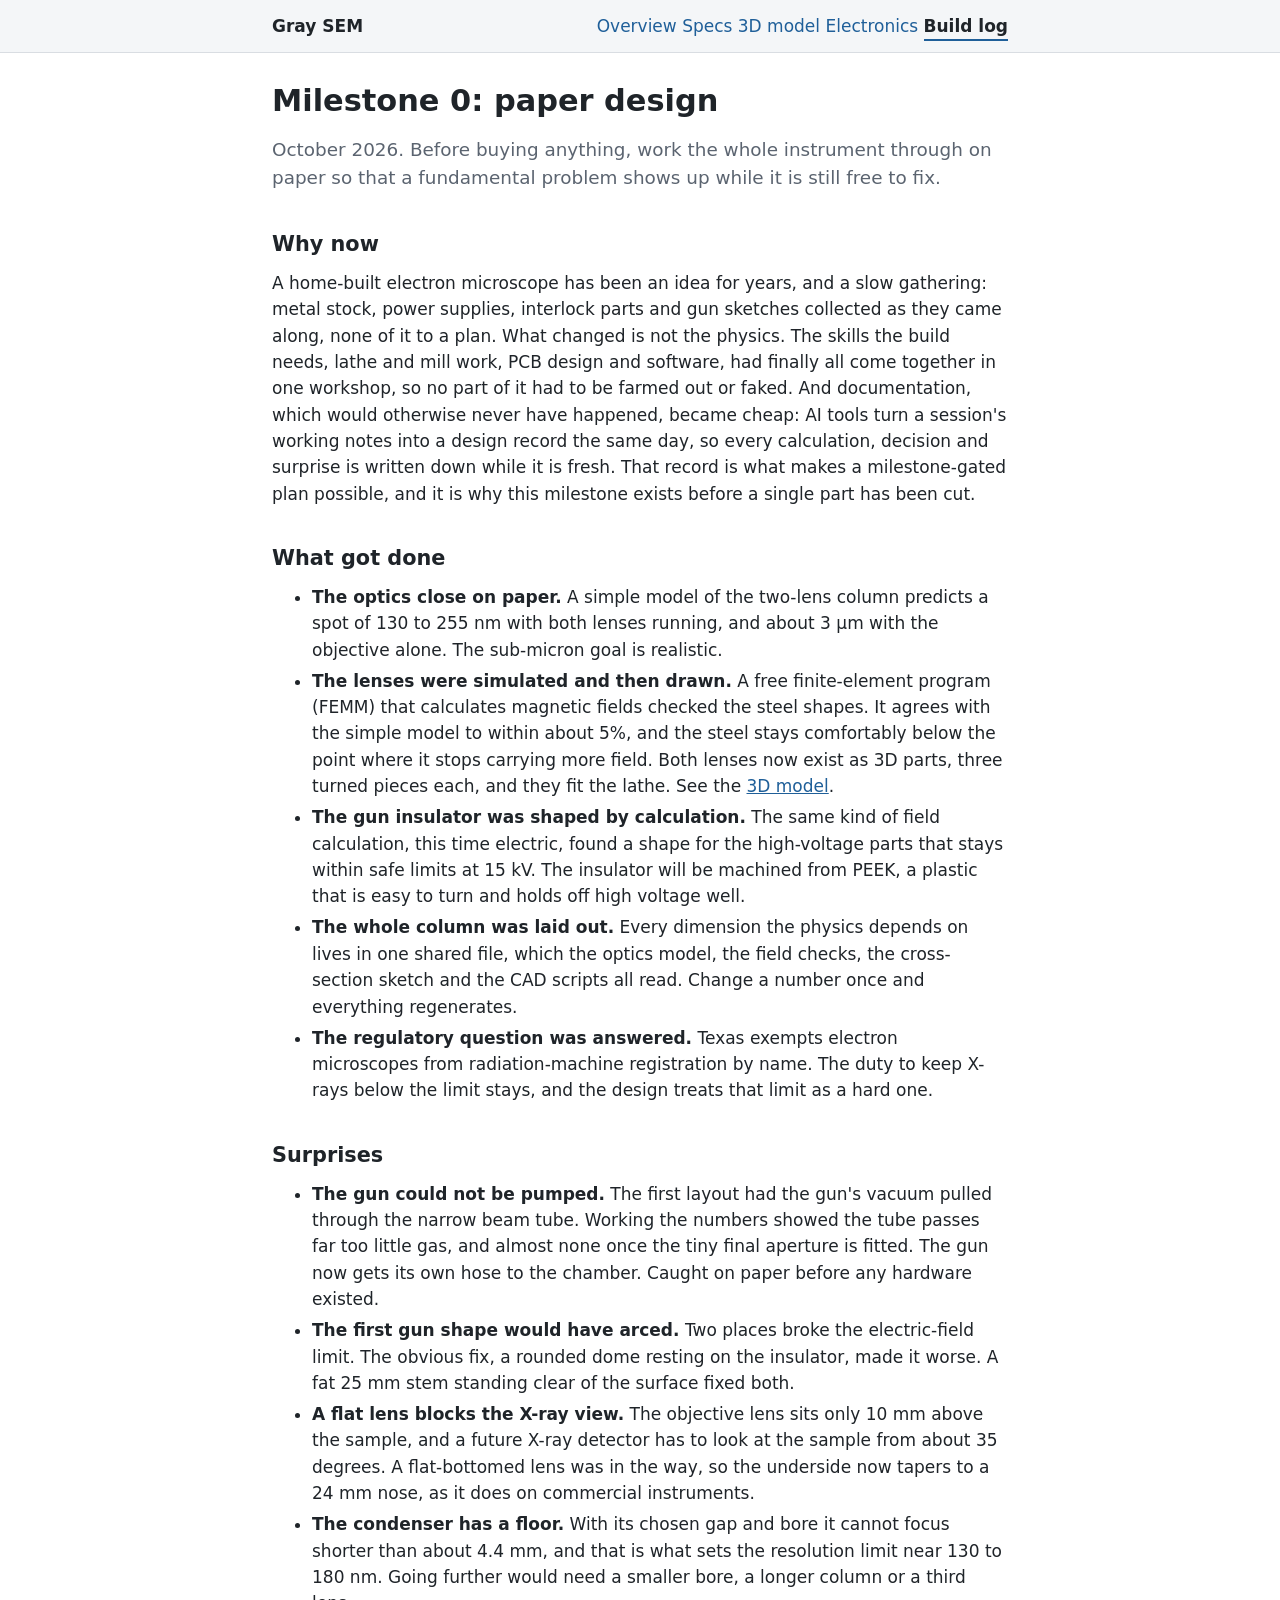
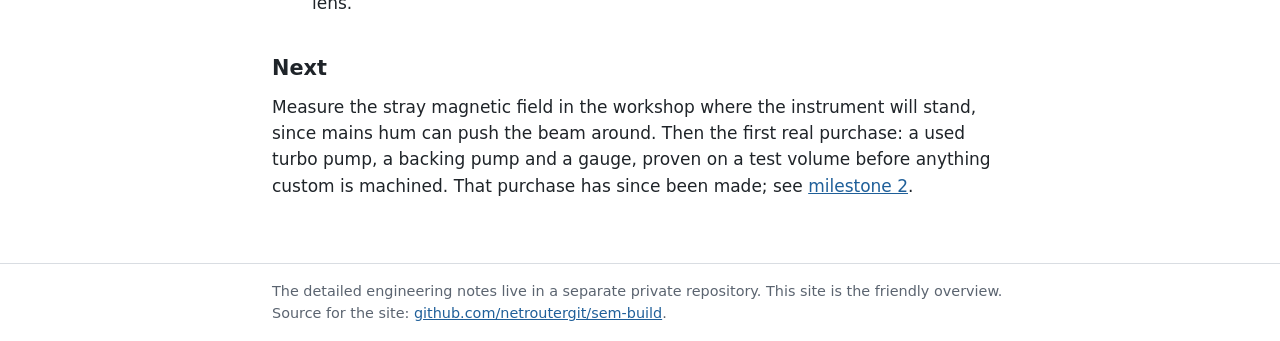
<file: log/m0-paper-design.html>
<!doctype html>
<html lang="en">
<head>
<meta charset="utf-8">
<meta name="viewport" content="width=device-width, initial-scale=1">
<title>Paper design, Gray SEM</title>
<meta name="description" content="Milestone 0 of the Gray SEM: the physics worked through on paper and the first parts drawn.">
<link rel="stylesheet" href="../style.css">
</head>
<body>

<header class="site">
  <div class="inner">
    <a class="brand" href="../index.html">Gray SEM</a>
    <nav>
      <a href="../index.html">Overview</a>
      <a href="../specs.html">Specs</a>
      <a href="../model.html">3D model</a>
      <a href="../electronics.html">Electronics</a>
      <a href="index.html" aria-current="page">Build log</a>
    </nav>
  </div>
</header>

<main>
  <h1>Milestone 0: paper design</h1>
  <p class="lede">October 2026. Before buying anything, work the whole instrument through on paper so that a fundamental problem shows up while it is still free to fix.</p>

  <h2>Why now</h2>
  <p>A home-built electron microscope has been an idea for years, and a slow gathering: metal stock, power supplies, interlock parts and gun sketches collected as they came along, none of it to a plan. What changed is not the physics. The skills the build needs, lathe and mill work, PCB design and software, had finally all come together in one workshop, so no part of it had to be farmed out or faked. And documentation, which would otherwise never have happened, became cheap: AI tools turn a session's working notes into a design record the same day, so every calculation, decision and surprise is written down while it is fresh. That record is what makes a milestone-gated plan possible, and it is why this milestone exists before a single part has been cut.</p>

  <h2>What got done</h2>
  <ul>
    <li><strong>The optics close on paper.</strong> A simple model of the two-lens column predicts a spot of 130 to 255 nm with both lenses running, and about 3 µm with the objective alone. The sub-micron goal is realistic.</li>
    <li><strong>The lenses were simulated and then drawn.</strong> A free finite-element program (FEMM) that calculates magnetic fields checked the steel shapes. It agrees with the simple model to within about 5%, and the steel stays comfortably below the point where it stops carrying more field. Both lenses now exist as 3D parts, three turned pieces each, and they fit the lathe. See the <a href="../model.html">3D model</a>.</li>
    <li><strong>The gun insulator was shaped by calculation.</strong> The same kind of field calculation, this time electric, found a shape for the high-voltage parts that stays within safe limits at 15 kV. The insulator will be machined from PEEK, a plastic that is easy to turn and holds off high voltage well.</li>
    <li><strong>The whole column was laid out.</strong> Every dimension the physics depends on lives in one shared file, which the optics model, the field checks, the cross-section sketch and the CAD scripts all read. Change a number once and everything regenerates.</li>
    <li><strong>The regulatory question was answered.</strong> Texas exempts electron microscopes from radiation-machine registration by name. The duty to keep X-rays below the limit stays, and the design treats that limit as a hard one.</li>
  </ul>

  <h2>Surprises</h2>
  <ul>
    <li><strong>The gun could not be pumped.</strong> The first layout had the gun's vacuum pulled through the narrow beam tube. Working the numbers showed the tube passes far too little gas, and almost none once the tiny final aperture is fitted. The gun now gets its own hose to the chamber. Caught on paper before any hardware existed.</li>
    <li><strong>The first gun shape would have arced.</strong> Two places broke the electric-field limit. The obvious fix, a rounded dome resting on the insulator, made it worse. A fat 25 mm stem standing clear of the surface fixed both.</li>
    <li><strong>A flat lens blocks the X-ray view.</strong> The objective lens sits only 10 mm above the sample, and a future X-ray detector has to look at the sample from about 35 degrees. A flat-bottomed lens was in the way, so the underside now tapers to a 24 mm nose, as it does on commercial instruments.</li>
    <li><strong>The condenser has a floor.</strong> With its chosen gap and bore it cannot focus shorter than about 4.4 mm, and that is what sets the resolution limit near 130 to 180 nm. Going further would need a smaller bore, a longer column or a third lens.</li>
  </ul>

  <h2>Next</h2>
  <p>Measure the stray magnetic field in the workshop where the instrument will stand, since mains hum can push the beam around. Then the first real purchase: a used turbo pump, a backing pump and a gauge, proven on a test volume before anything custom is machined. That purchase has since been made; see <a href="m2-vacuum.html">milestone 2</a>.</p>
</main>

<footer class="site">
  <div class="inner">
    The detailed engineering notes live in a separate private repository. This site is the friendly overview. Source for the site: <a href="https://github.com/netroutergit/sem-build">github.com/netroutergit/sem-build</a>.
  </div>
</footer>

</body>
</html>
</file>
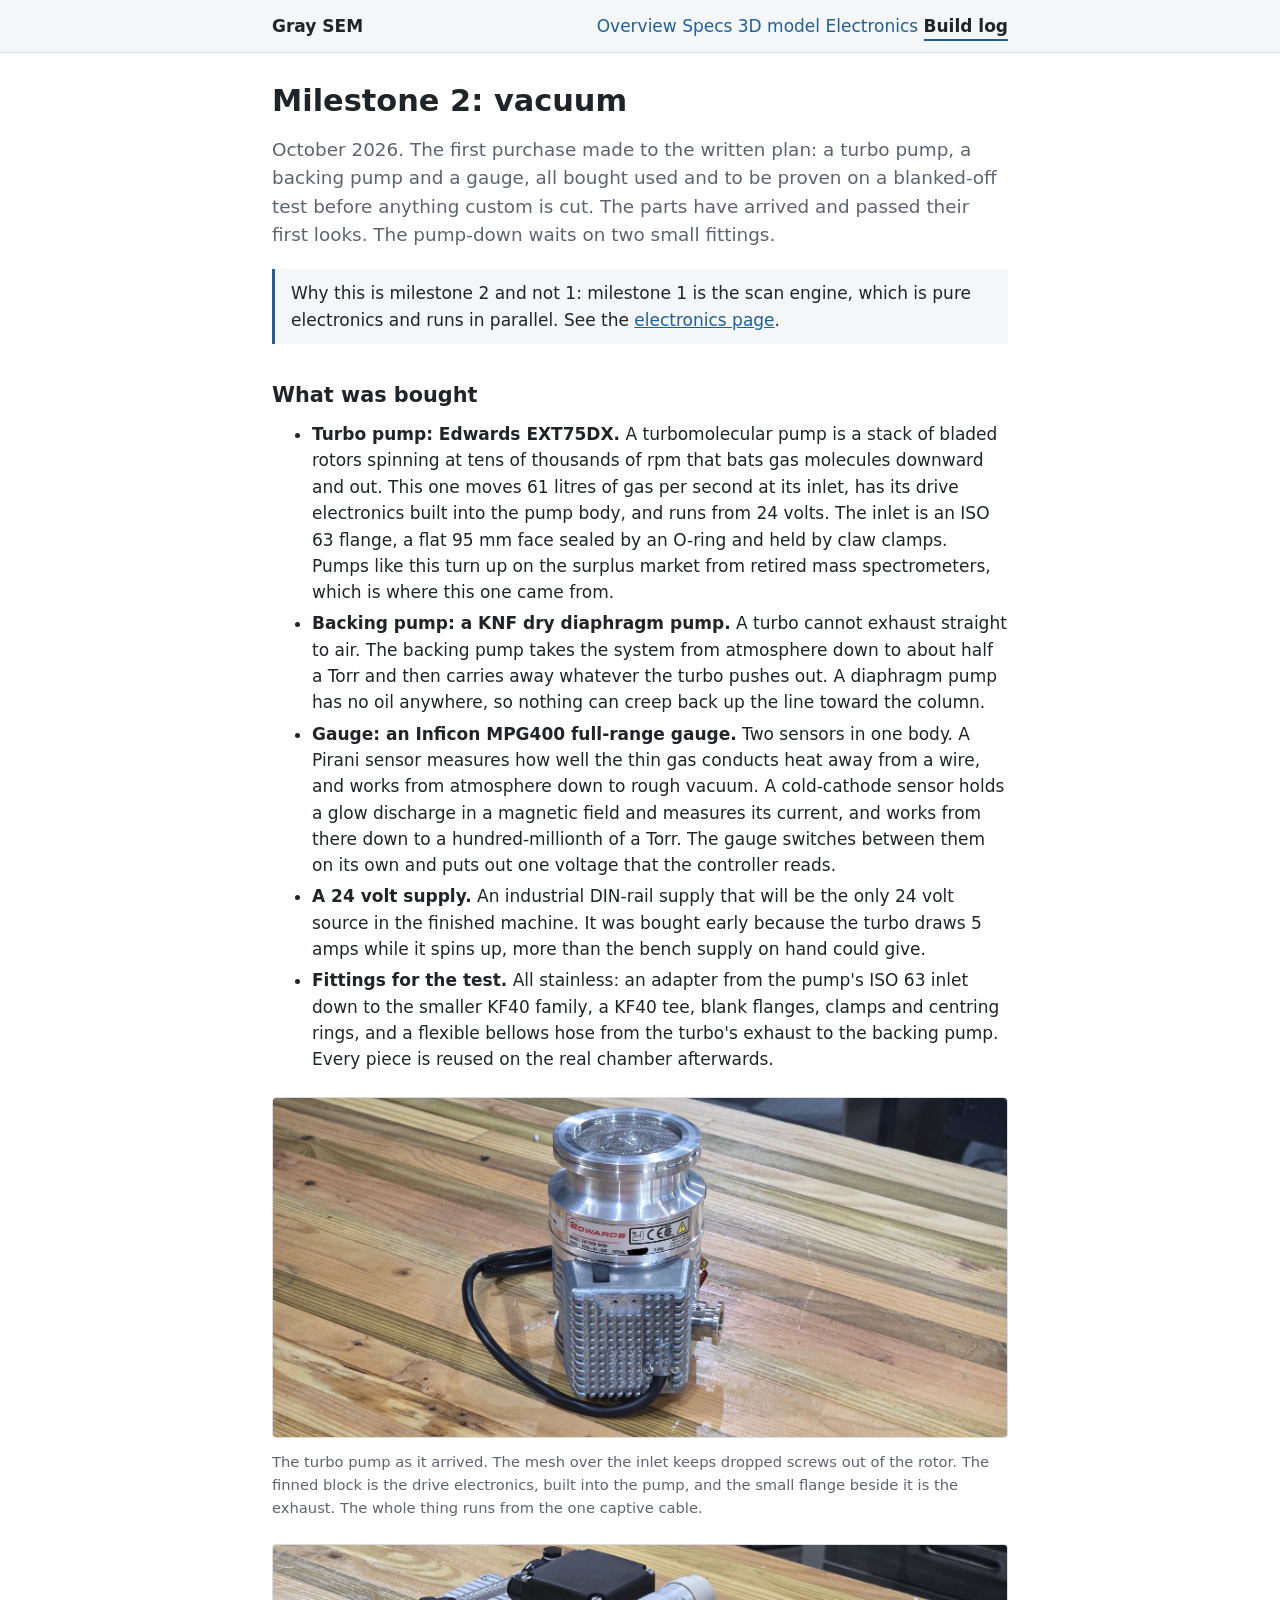
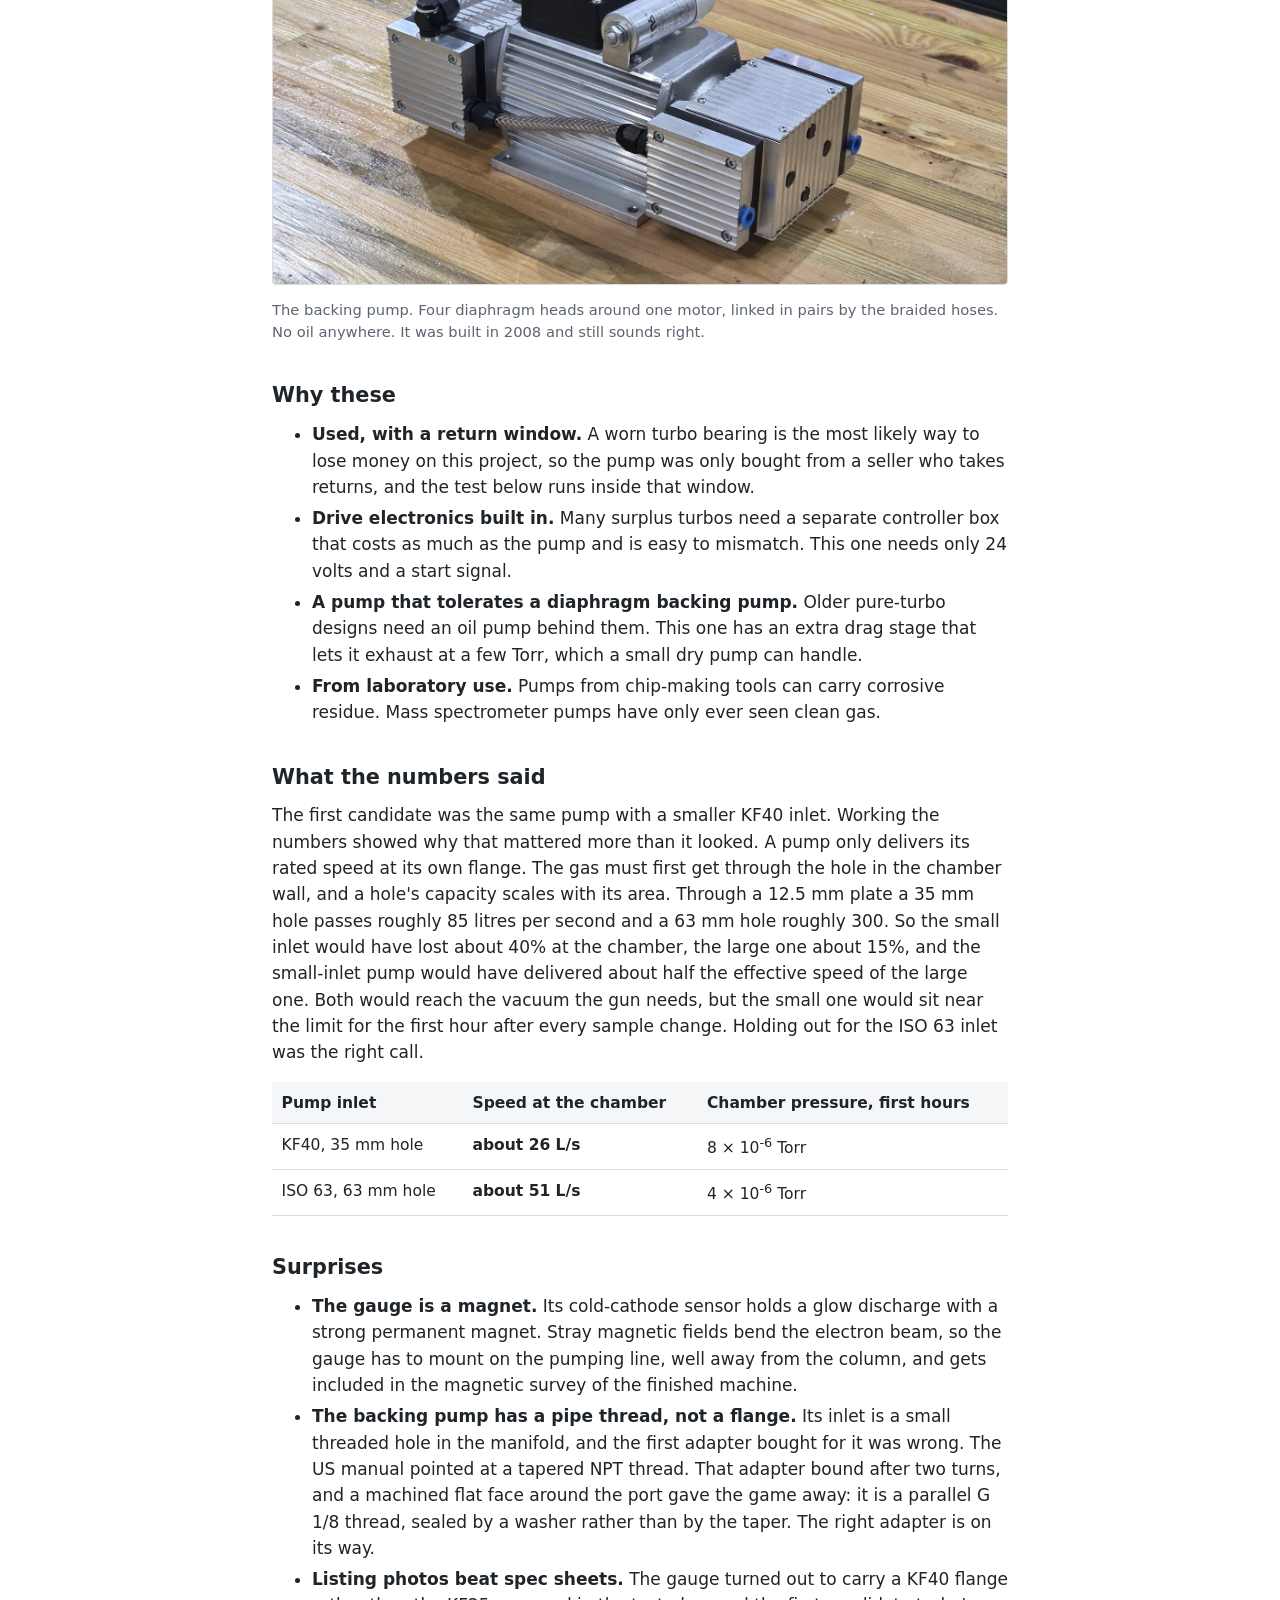
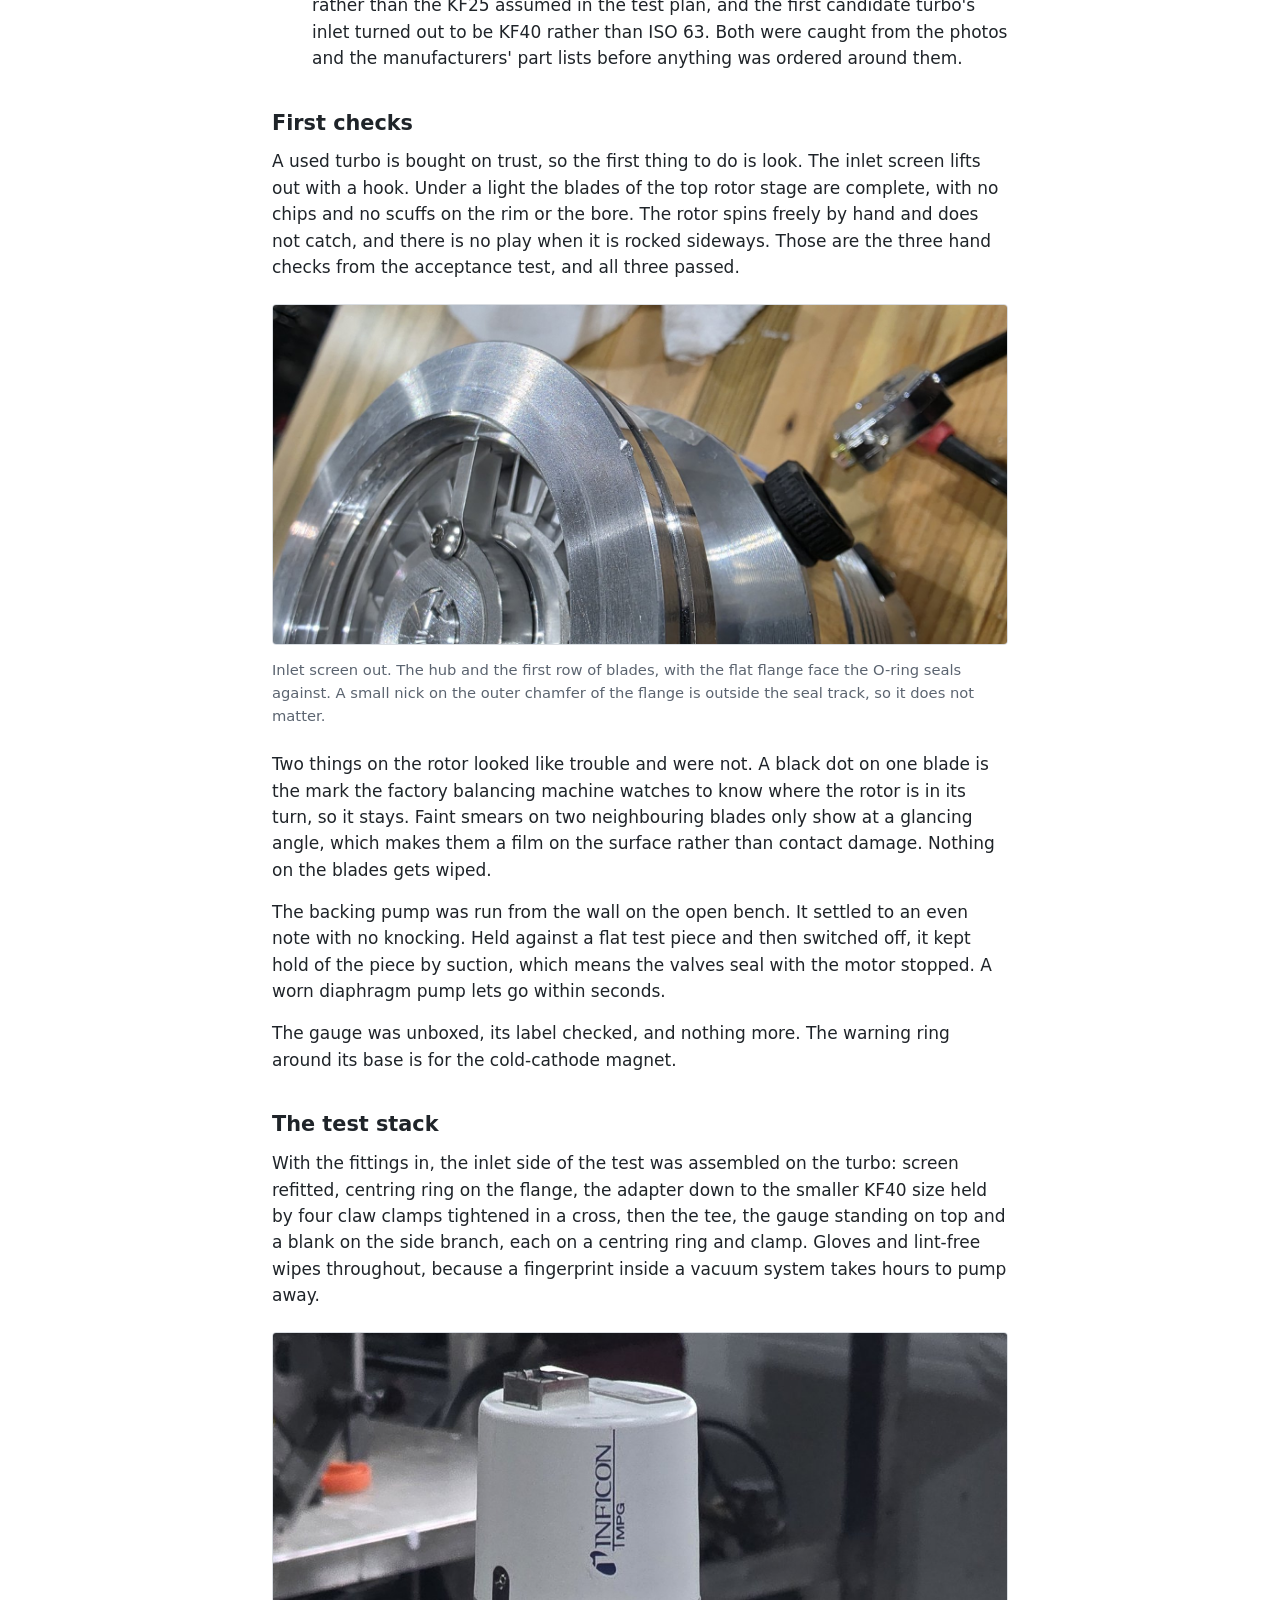
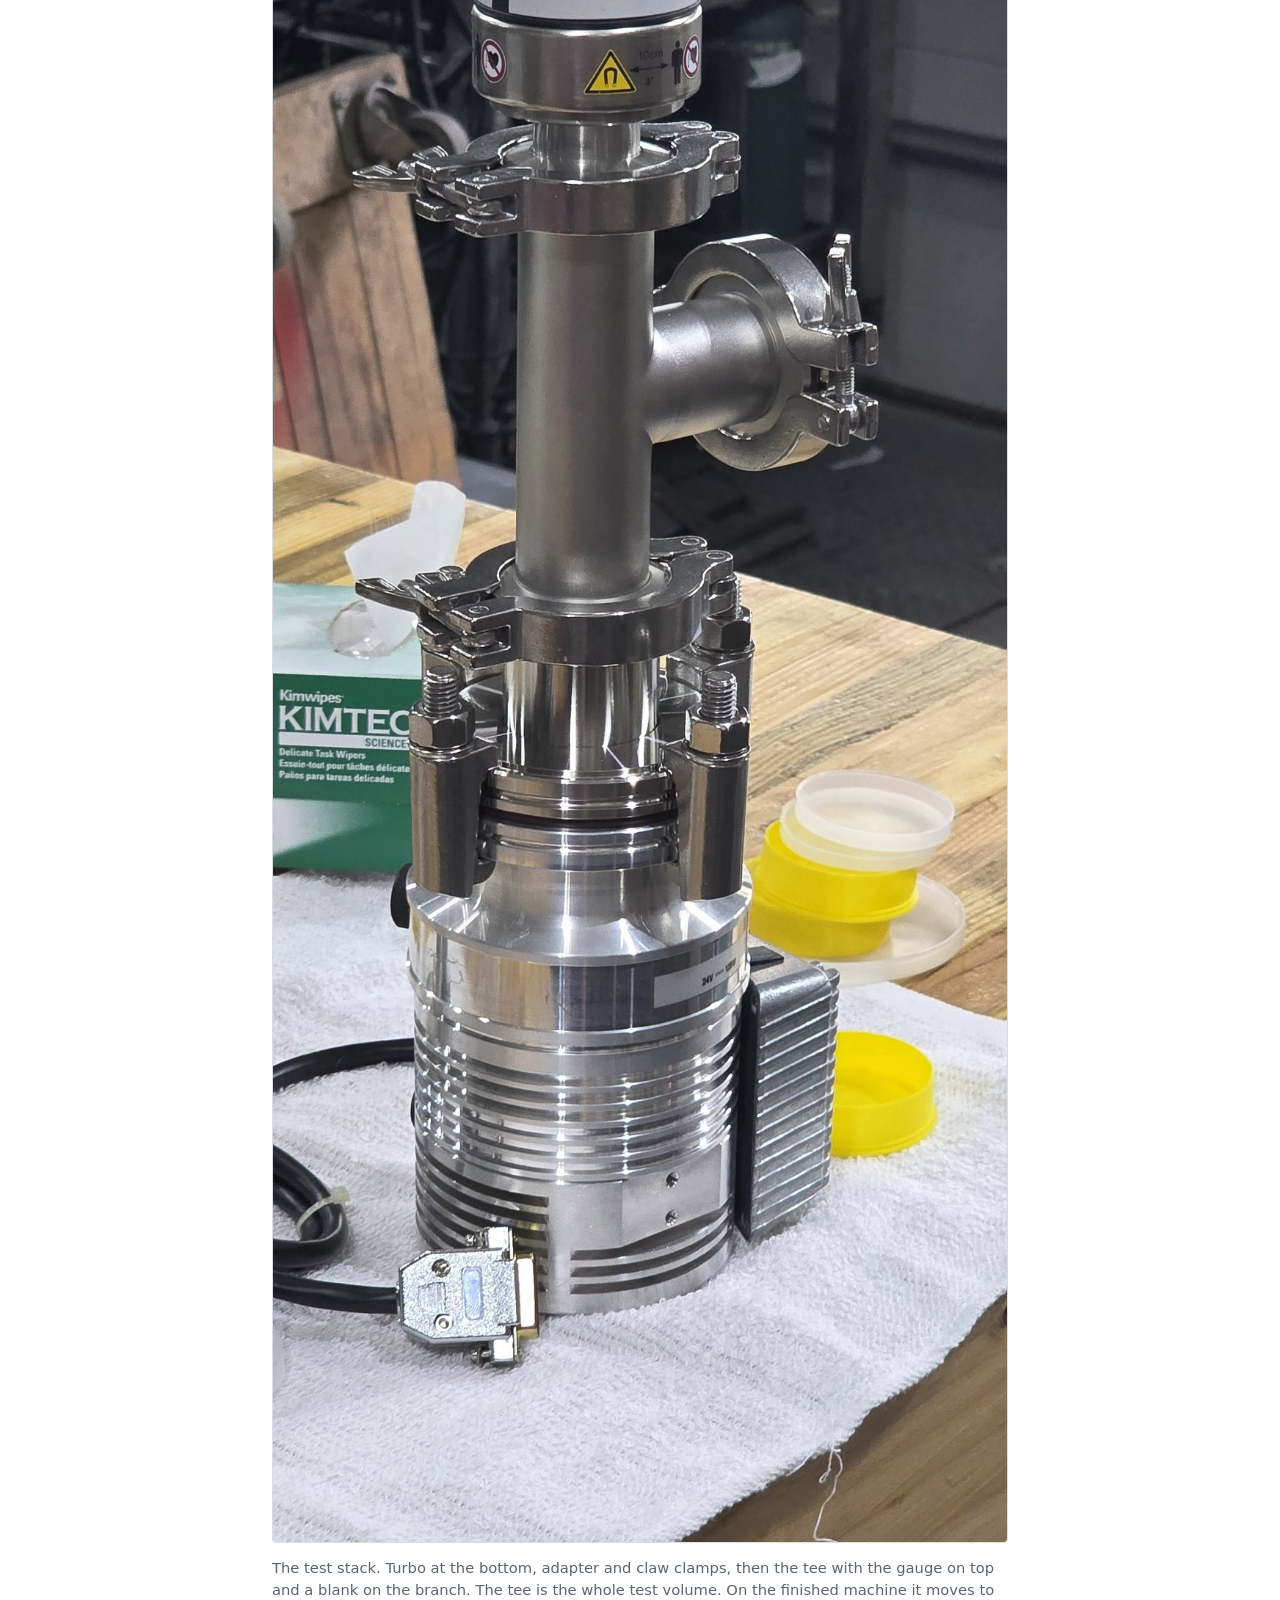
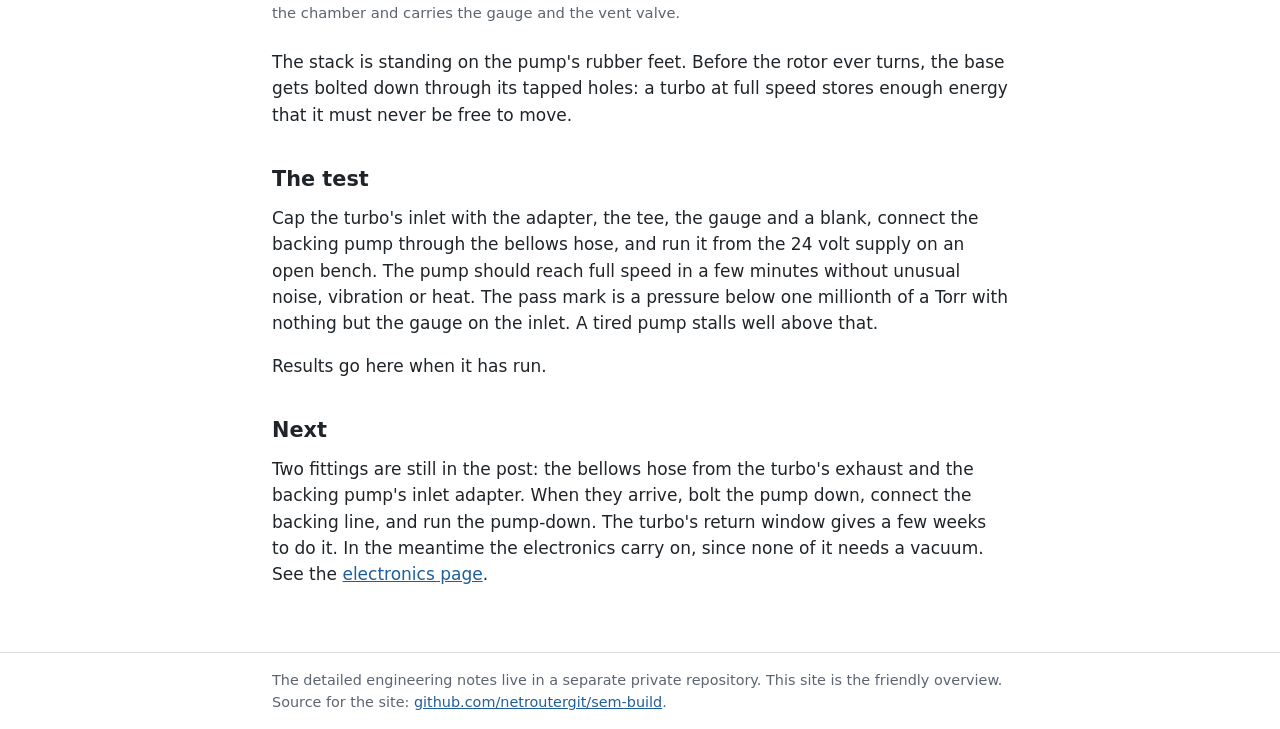
<file: log/m2-vacuum.html>
<!doctype html>
<html lang="en">
<head>
<meta charset="utf-8">
<meta name="viewport" content="width=device-width, initial-scale=1">
<title>Vacuum, Gray SEM</title>
<meta name="description" content="Milestone 2 of the Gray SEM: a used turbo pump, backing pump and gauge, bought, checked over and assembled into a test stack.">
<link rel="stylesheet" href="../style.css">
</head>
<body>

<header class="site">
  <div class="inner">
    <a class="brand" href="../index.html">Gray SEM</a>
    <nav>
      <a href="../index.html">Overview</a>
      <a href="../specs.html">Specs</a>
      <a href="../model.html">3D model</a>
      <a href="../electronics.html">Electronics</a>
      <a href="index.html" aria-current="page">Build log</a>
    </nav>
  </div>
</header>

<main>
  <h1>Milestone 2: vacuum</h1>
  <p class="lede">October 2026. The first purchase made to the written plan: a turbo pump, a backing pump and a gauge, all bought used and to be proven on a blanked-off test before anything custom is cut. The parts have arrived and passed their first looks. The pump-down waits on two small fittings.</p>

  <p class="note">Why this is milestone 2 and not 1: milestone 1 is the scan engine, which is pure electronics and runs in parallel. See the <a href="../electronics.html">electronics page</a>.</p>

  <h2>What was bought</h2>
  <ul>
    <li><strong>Turbo pump: Edwards EXT75DX.</strong> A turbomolecular pump is a stack of bladed rotors spinning at tens of thousands of rpm that bats gas molecules downward and out. This one moves 61 litres of gas per second at its inlet, has its drive electronics built into the pump body, and runs from 24 volts. The inlet is an ISO 63 flange, a flat 95 mm face sealed by an O-ring and held by claw clamps. Pumps like this turn up on the surplus market from retired mass spectrometers, which is where this one came from.</li>
    <li><strong>Backing pump: a KNF dry diaphragm pump.</strong> A turbo cannot exhaust straight to air. The backing pump takes the system from atmosphere down to about half a Torr and then carries away whatever the turbo pushes out. A diaphragm pump has no oil anywhere, so nothing can creep back up the line toward the column.</li>
    <li><strong>Gauge: an Inficon MPG400 full-range gauge.</strong> Two sensors in one body. A Pirani sensor measures how well the thin gas conducts heat away from a wire, and works from atmosphere down to rough vacuum. A cold-cathode sensor holds a glow discharge in a magnetic field and measures its current, and works from there down to a hundred-millionth of a Torr. The gauge switches between them on its own and puts out one voltage that the controller reads.</li>
    <li><strong>A 24 volt supply.</strong> An industrial DIN-rail supply that will be the only 24 volt source in the finished machine. It was bought early because the turbo draws 5 amps while it spins up, more than the bench supply on hand could give.</li>
    <li><strong>Fittings for the test.</strong> All stainless: an adapter from the pump's ISO 63 inlet down to the smaller KF40 family, a KF40 tee, blank flanges, clamps and centring rings, and a flexible bellows hose from the turbo's exhaust to the backing pump. Every piece is reused on the real chamber afterwards.</li>
  </ul>

  <figure>
    <img src="../img/m2-turbo.jpg" alt="The Edwards EXT75DX turbo pump on a wooden bench, inlet screen uppermost, rating label facing the camera, with the finned drive housing and the small exhaust flange below it">
    <figcaption>The turbo pump as it arrived. The mesh over the inlet keeps dropped screws out of the rotor. The finned block is the drive electronics, built into the pump, and the small flange beside it is the exhaust. The whole thing runs from the one captive cable.</figcaption>
  </figure>

  <figure>
    <img src="../img/m2-backing-pump.jpg" alt="The KNF diaphragm backing pump on the bench: four finned pump heads around a motor, linked by braided hoses">
    <figcaption>The backing pump. Four diaphragm heads around one motor, linked in pairs by the braided hoses. No oil anywhere. It was built in 2008 and still sounds right.</figcaption>
  </figure>

  <h2>Why these</h2>
  <ul>
    <li><strong>Used, with a return window.</strong> A worn turbo bearing is the most likely way to lose money on this project, so the pump was only bought from a seller who takes returns, and the test below runs inside that window.</li>
    <li><strong>Drive electronics built in.</strong> Many surplus turbos need a separate controller box that costs as much as the pump and is easy to mismatch. This one needs only 24 volts and a start signal.</li>
    <li><strong>A pump that tolerates a diaphragm backing pump.</strong> Older pure-turbo designs need an oil pump behind them. This one has an extra drag stage that lets it exhaust at a few Torr, which a small dry pump can handle.</li>
    <li><strong>From laboratory use.</strong> Pumps from chip-making tools can carry corrosive residue. Mass spectrometer pumps have only ever seen clean gas.</li>
  </ul>

  <h2>What the numbers said</h2>
  <p>The first candidate was the same pump with a smaller KF40 inlet. Working the numbers showed why that mattered more than it looked. A pump only delivers its rated speed at its own flange. The gas must first get through the hole in the chamber wall, and a hole's capacity scales with its area. Through a 12.5 mm plate a 35 mm hole passes roughly 85 litres per second and a 63 mm hole roughly 300. So the small inlet would have lost about 40% at the chamber, the large one about 15%, and the small-inlet pump would have delivered about half the effective speed of the large one. Both would reach the vacuum the gun needs, but the small one would sit near the limit for the first hour after every sample change. Holding out for the ISO 63 inlet was the right call.</p>

  <table>
    <tr><th>Pump inlet</th><th>Speed at the chamber</th><th>Chamber pressure, first hours</th></tr>
    <tr><td>KF40, 35 mm hole</td><td class="num">about 26 L/s</td><td>8 × 10<sup>-6</sup> Torr</td></tr>
    <tr><td>ISO 63, 63 mm hole</td><td class="num">about 51 L/s</td><td>4 × 10<sup>-6</sup> Torr</td></tr>
  </table>

  <h2>Surprises</h2>
  <ul>
    <li><strong>The gauge is a magnet.</strong> Its cold-cathode sensor holds a glow discharge with a strong permanent magnet. Stray magnetic fields bend the electron beam, so the gauge has to mount on the pumping line, well away from the column, and gets included in the magnetic survey of the finished machine.</li>
    <li><strong>The backing pump has a pipe thread, not a flange.</strong> Its inlet is a small threaded hole in the manifold, and the first adapter bought for it was wrong. The US manual pointed at a tapered NPT thread. That adapter bound after two turns, and a machined flat face around the port gave the game away: it is a parallel G 1/8 thread, sealed by a washer rather than by the taper. The right adapter is on its way.</li>
    <li><strong>Listing photos beat spec sheets.</strong> The gauge turned out to carry a KF40 flange rather than the KF25 assumed in the test plan, and the first candidate turbo's inlet turned out to be KF40 rather than ISO 63. Both were caught from the photos and the manufacturers' part lists before anything was ordered around them.</li>
  </ul>

  <h2>First checks</h2>
  <p>A used turbo is bought on trust, so the first thing to do is look. The inlet screen lifts out with a hook. Under a light the blades of the top rotor stage are complete, with no chips and no scuffs on the rim or the bore. The rotor spins freely by hand and does not catch, and there is no play when it is rocked sideways. Those are the three hand checks from the acceptance test, and all three passed.</p>

  <figure>
    <img src="../img/m2-turbo-rotor.jpg" alt="Close-up of the turbo inlet with the screen removed: the rotor hub and the first row of blades, and the flat ISO 63 flange face around them">
    <figcaption>Inlet screen out. The hub and the first row of blades, with the flat flange face the O-ring seals against. A small nick on the outer chamfer of the flange is outside the seal track, so it does not matter.</figcaption>
  </figure>

  <p>Two things on the rotor looked like trouble and were not. A black dot on one blade is the mark the factory balancing machine watches to know where the rotor is in its turn, so it stays. Faint smears on two neighbouring blades only show at a glancing angle, which makes them a film on the surface rather than contact damage. Nothing on the blades gets wiped.</p>
  <p>The backing pump was run from the wall on the open bench. It settled to an even note with no knocking. Held against a flat test piece and then switched off, it kept hold of the piece by suction, which means the valves seal with the motor stopped. A worn diaphragm pump lets go within seconds.</p>
  <p>The gauge was unboxed, its label checked, and nothing more. The warning ring around its base is for the cold-cathode magnet.</p>

  <h2>The test stack</h2>
  <p>With the fittings in, the inlet side of the test was assembled on the turbo: screen refitted, centring ring on the flange, the adapter down to the smaller KF40 size held by four claw clamps tightened in a cross, then the tee, the gauge standing on top and a blank on the side branch, each on a centring ring and clamp. Gloves and lint-free wipes throughout, because a fingerprint inside a vacuum system takes hours to pump away.</p>

  <figure>
    <img src="../img/m2-test-stack.jpg" alt="The assembled test stack standing on the bench: the turbo pump at the bottom, the ISO 63 to KF40 adapter held by four claw clamps, a KF40 tee above it with the Inficon gauge on top and a blank flange on the side branch">
    <figcaption>The test stack. Turbo at the bottom, adapter and claw clamps, then the tee with the gauge on top and a blank on the branch. The tee is the whole test volume. On the finished machine it moves to the chamber and carries the gauge and the vent valve.</figcaption>
  </figure>

  <p>The stack is standing on the pump's rubber feet. Before the rotor ever turns, the base gets bolted down through its tapped holes: a turbo at full speed stores enough energy that it must never be free to move.</p>

  <h2>The test</h2>
  <p>Cap the turbo's inlet with the adapter, the tee, the gauge and a blank, connect the backing pump through the bellows hose, and run it from the 24 volt supply on an open bench. The pump should reach full speed in a few minutes without unusual noise, vibration or heat. The pass mark is a pressure below one millionth of a Torr with nothing but the gauge on the inlet. A tired pump stalls well above that.</p>
  <p>Results go here when it has run.</p>

  <h2>Next</h2>
  <p>Two fittings are still in the post: the bellows hose from the turbo's exhaust and the backing pump's inlet adapter. When they arrive, bolt the pump down, connect the backing line, and run the pump-down. The turbo's return window gives a few weeks to do it. In the meantime the electronics carry on, since none of it needs a vacuum. See the <a href="../electronics.html">electronics page</a>.</p>
</main>

<footer class="site">
  <div class="inner">
    The detailed engineering notes live in a separate private repository. This site is the friendly overview. Source for the site: <a href="https://github.com/netroutergit/sem-build">github.com/netroutergit/sem-build</a>.
  </div>
</footer>

</body>
</html>
</file>
<file: style.css>
/* sem-build: one stylesheet, system fonts, works on a phone. */

:root {
  --text: #1f2429;
  --muted: #5b6470;
  --line: #d9dde2;
  --bg: #ffffff;
  --panel: #f4f6f8;
  --accent: #1f5f99;
  --accent-ink: #ffffff;
}

* { box-sizing: border-box; }

html { -webkit-text-size-adjust: 100%; }

body {
  margin: 0;
  font-family: system-ui, -apple-system, "Segoe UI", Roboto, Helvetica, Arial, sans-serif;
  font-size: 17px;
  line-height: 1.55;
  color: var(--text);
  background: var(--bg);
}

header.site {
  border-bottom: 1px solid var(--line);
  background: var(--panel);
}

header.site .inner {
  max-width: 48rem;
  margin: 0 auto;
  padding: 0.8rem 1rem;
  display: flex;
  flex-wrap: wrap;
  align-items: baseline;
  gap: 0.4rem 1.2rem;
}

header.site .brand {
  font-weight: 700;
  text-decoration: none;
  color: var(--text);
  margin-right: auto;
}

header.site nav a {
  color: var(--accent);
  text-decoration: none;
  padding: 0.2rem 0;
}

header.site nav a[aria-current="page"] {
  color: var(--text);
  font-weight: 600;
  border-bottom: 2px solid var(--accent);
}

main {
  max-width: 48rem;
  margin: 0 auto;
  padding: 1.5rem 1rem 3rem;
}

main.wide { max-width: 64rem; }

h1 { font-size: 1.9rem; line-height: 1.2; margin: 0.4rem 0 1rem; }
h2 { font-size: 1.3rem; margin: 2.2rem 0 0.6rem; }
h3 { font-size: 1.05rem; margin: 1.4rem 0 0.4rem; }

p, ul, ol { margin: 0 0 1rem; }
li { margin-bottom: 0.3rem; }

a { color: var(--accent); }

.lede { font-size: 1.15rem; color: var(--muted); }

figure {
  margin: 1.5rem 0;
}

figure img {
  width: 100%;
  height: auto;
  border: 1px solid var(--line);
  border-radius: 4px;
  background: #fff;
}

figcaption {
  font-size: 0.92rem;
  color: var(--muted);
  margin-top: 0.4rem;
}

table {
  width: 100%;
  border-collapse: collapse;
  margin: 0 0 1.5rem;
  font-size: 0.97rem;
}

th, td {
  text-align: left;
  vertical-align: top;
  padding: 0.55rem 0.6rem;
  border-bottom: 1px solid var(--line);
}

th { font-weight: 600; background: var(--panel); }

td.num { white-space: nowrap; font-weight: 600; }

/* phase list on the overview */
ol.phases { list-style: none; padding: 0; counter-reset: phase; }
ol.phases li {
  position: relative;
  padding: 0.5rem 0.75rem 0.5rem 3rem;
  border-left: 3px solid var(--line);
  margin: 0;
}
ol.phases li::before {
  counter-increment: phase;
  content: counter(phase);
  position: absolute;
  left: 0.75rem;
  top: 0.55rem;
  width: 1.5rem;
  text-align: center;
  font-weight: 700;
  color: var(--muted);
}
ol.phases li.now {
  border-left-color: var(--accent);
  background: var(--panel);
}
ol.phases li.now::before { color: var(--accent); }
ol.phases li .tag {
  display: inline-block;
  font-size: 0.78rem;
  font-weight: 600;
  text-transform: uppercase;
  letter-spacing: 0.04em;
  color: var(--accent-ink);
  background: var(--accent);
  border-radius: 3px;
  padding: 0 0.4rem;
  margin-left: 0.4rem;
  vertical-align: 2px;
}

/* note box */
.note {
  background: var(--panel);
  border-left: 3px solid var(--accent);
  padding: 0.7rem 1rem;
  margin: 1.2rem 0;
}

/* 3D viewer */
.viewer-controls {
  display: flex;
  flex-wrap: wrap;
  gap: 0.6rem 1.4rem;
  align-items: center;
  margin: 0 0 0.8rem;
}

.viewer-controls fieldset {
  border: 0;
  padding: 0;
  margin: 0;
  min-width: 0;
  min-inline-size: 0;
  display: flex;
  flex-wrap: wrap;
  gap: 0.3rem;
  align-items: center;
}

.viewer-controls legend {
  float: left;
  padding: 0;
  margin-right: 0.4rem;
  color: var(--muted);
  font-size: 0.95rem;
}

.viewer-controls button {
  font: inherit;
  font-size: 0.95rem;
  padding: 0.35rem 0.8rem;
  border: 1px solid var(--line);
  background: #fff;
  color: var(--text);
  border-radius: 4px;
  cursor: pointer;
}

.viewer-controls button[aria-pressed="true"] {
  background: var(--accent);
  border-color: var(--accent);
  color: var(--accent-ink);
}

model-viewer {
  width: 100%;
  height: 70vh;
  min-height: 420px;
  background: #eef1f4;
  border: 1px solid var(--line);
  border-radius: 4px;
}

.viewer-status {
  font-size: 0.92rem;
  color: var(--muted);
  min-height: 1.4em;
  margin: 0.5rem 0 1rem;
}

footer.site {
  border-top: 1px solid var(--line);
  color: var(--muted);
  font-size: 0.9rem;
}

footer.site .inner {
  max-width: 48rem;
  margin: 0 auto;
  padding: 1rem;
}

@media (max-width: 600px) {
  body { font-size: 16px; }
  h1 { font-size: 1.6rem; }
  model-viewer { height: 60vh; min-height: 360px; }

  /* Stack each table row as a small card instead of squeezing three columns. */
  table tr:first-child { display: none; }
  table tr { display: block; padding: 0.55rem 0; border-bottom: 1px solid var(--line); }
  table td { display: block; border: 0; padding: 0.1rem 0; }
  table td:first-child { font-weight: 600; }
  table td.num { white-space: normal; color: var(--accent); }
}
</file>
